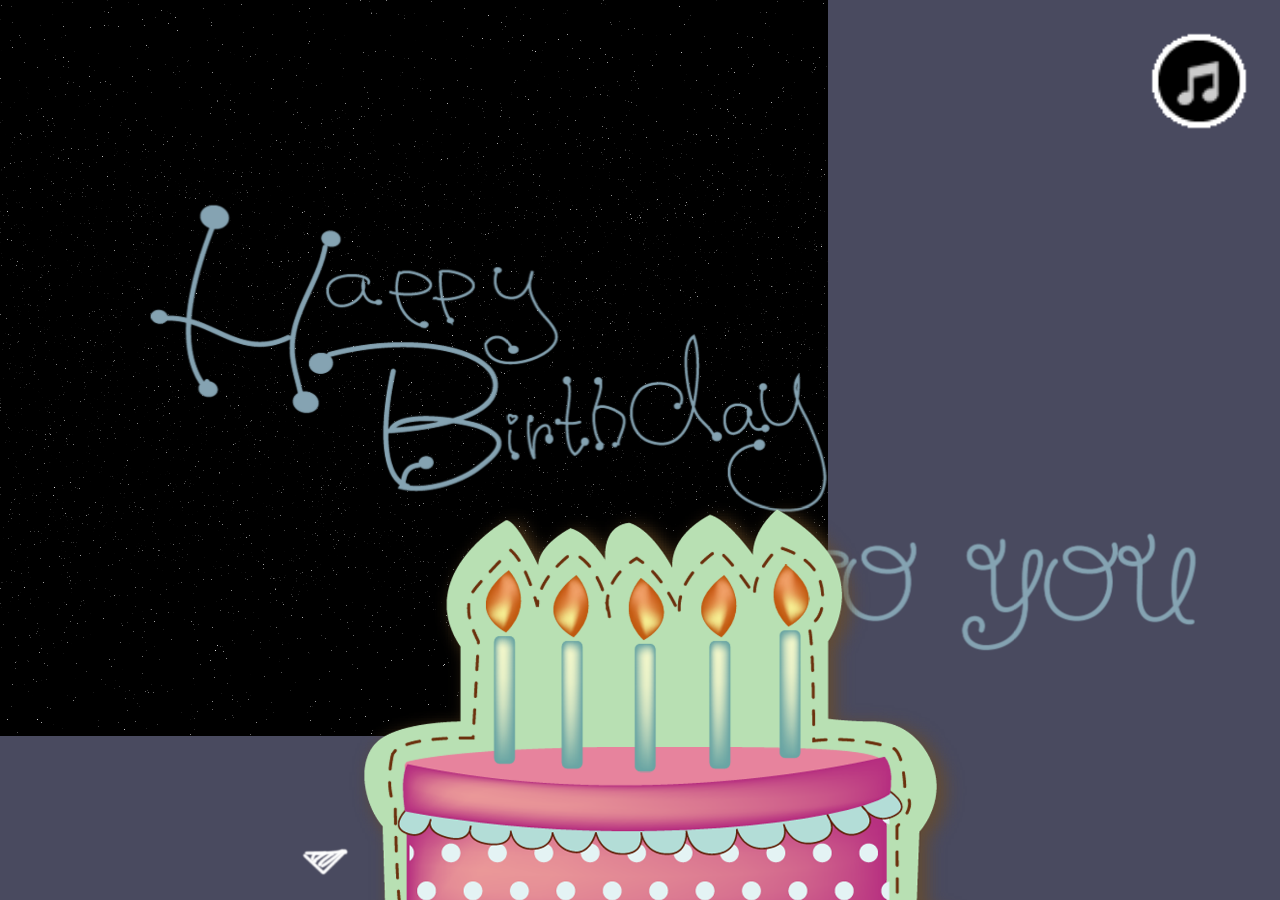
<file: index.html>
﻿<!doctype html>
<html>
<head>
<meta charset="utf-8">
<title>无标题文档</title>
<meta name="viewport" content="width= device-width,initial-scale=1,minimum-scale=1,maximum-scale=1,user-scalable=no">
<script type="text/javascript" src="js/jquery-1.11.3.js"></script>
<script type="text/javascript" src="js/rem.js"></script>
<link rel="stylesheet" href="css/swiper.min.css"/>
<link rel="stylesheet" href="css/animate.css"/>
<link rel="stylesheet" href="css/normalize.css"/>
<link rel="stylesheet" href="css/htmleaf-demo.css"/>
<script type="text/javascript" src="js/swiper.min.js"></script>
<script type="text/javascript" src="js/swiper.animate1.0.2.min.js"></script>
<script type="text/javascript" src="js/jquery.warpdrive.js" ></script>
<style type="text/css">
*{ margin:0; padding:0;}
html,body{ 
   height:100%;
}
.main{  
	height:100%;
}
.box{
	width:100%;
	height:100%;
}
.one{ 
    height:100%;
}
.two{
	height:100%;
}
.box .jiantou{ width:0.5rem;position:absolute; bottom:0rem; left:3rem;animation:run 2s linear infinite;-webkit-animation:run 2s linear infinite;}
.box .jiantou img{width:0.5rem;}
@-webkit-keyframes run{
    0%{ transform:translateY(-0.1rem); opacity:1;}	
	100%{ transform:translateY(-1rem); opacity:0;}	
}
.box .music-logo{width: 8%;position: absolute;top: 0.3rem;right:0.3rem;}
.playing{ -webkit-animation: circle 2s linear infinite; -moz-animation: circle 2s linear infinite; -o-animation:circle 2s linear infinite; animation:circle 2s linear infinite;}
@-webkit-keyframes circle{ 
     0%{ transform: rotate(0);}
     100%{ transform:rotate(1turn)};
}
@-moz-keyframes circle{ 
     0%{ transform: rotate(0);}
     100%{ transform:rotate(1turn)};
}
@-o-keyframes circle{ 
     0%{ transform: rotate(0);}
     100%{ transform:rotate(1turn)};
}
@keyframes circle{
    0%{ transform:rotate(0);}
	100%{ transform:rotate(1turn)};	
}
.imgsize{width:100%;}
.hb{position: absolute;top:0;left:0;}
.cake{position: absolute; top:3.5rem;left:0;transform:rotate(-9deg);}
.gzh{position: absolute; top:3rem;left:2.4rem;}
.font{text-shadow: 0 0 5px #fff, 0 0 10px #fff, 0 0 15px #fff, 0 0 40px #ff00de, 0 0 70px #ff00de; font-size: 0.3rem; position: absolute;top:0.4rem;;left:1rem;}
</style>
</head>

<body> 
<audio src="music/yq0KA1RtR0SAQmUgAAhGwF6ejdQ433.mp3" loop  id="audio"></audio>
<!--<div class="swiper-slide loading" id="loading">
    <img src="imgs/init.GIF" class="load-img"/>
</div>-->
<div class="swiper-container main" id="main">
    <div class="swiper-wrapper box " id="box">
         <div class="one swiper-slide" id="holder">
               <img src="imgs/music.gif" class="music-logo"/>
               <img src="imgs/hb.png" class="ani imgsize hb" swiper-animate-effect="zoomInRight" swiper-animate-duration="2s"/>
               <img src="imgs/cake.png" class="ani imgsize cake" swiper-animate-effect="swing" swiper-animate-duration="2s" swiper-animate-delay="2s"/>
               <p class="jiantou"><img src="imgs/arrow.png"/></p>
          </div>
          <div class=" two swiper-slide" id="holder2">
               <img src="imgs/music.gif" class="music-logo" />
               <p class="font ani" swiper-animate-effect="fadeIn" swiper-animate-duration="2s">那一年</p>
               <p class="jiantou"><img src="imgs/arrow.png"/></p>
          </div>
          
    </div>
</div>
</body>
<script type="text/javascript">
	     //  Swiper插件
			var mySwiper = new Swiper ('.swiper-container', {
				direction: 'vertical',
				loop: false,
			    onInit: function(swiper){ //Swiper2.x的初始化是onFirstInit
					swiperAnimateCache(swiper); //隐藏动画元素 
					swiperAnimate(swiper); //初始化完成开始动画
			    }, 
			    onSlideChangeEnd: function(swiper){ 
					swiperAnimate(swiper); //每个slide切换结束时也运行当前slide动画
			    } 
	        })   
		    var warpdrive = new WarpDrive( document.getElementById( 'holder' ) );
		 window.onload = function(){
//			  var oLoading = document.getElementById("loading");
//			     setTimeout(function(){
//				       oLoading.style.display="none";
//					   oLoading.style.opacity="0";  
//			     },700);
		 	  var oAudio = document.getElementById("audio");
			  oAudio.play();
			  $(".swiper-slide .music-logo").addClass("playing");
              flag = true;
			  $(".swiper-slide .music-logo").click(function(){
				      if(flag==true){
						  oAudio.play();
						  $(".music-logo").addClass("playing");
						  flag=false;
					  }else{
						  oAudio.pause();
						  $(".music-logo").removeClass("playing");
						  flag=true;  
					  }
			   });
			     
		  }     
</script>
<script>

        $( document ).ready( function() {
            var settings = {

                width: 414,
                height: 736,
                autoResize: false,
                autoResizeMinWidth: null,
                autoResizeMaxWidth: null,
                autoResizeMinHeight: null,
                autoResizeMaxHeight: null,
                addMouseControls: true,
                addTouchControls: true,
                hideContextMenu: true,
                starCount: 6666,
                starBgCount: 2222,
                starBgColor: { r:255, g:255, b:255 },
                starBgColorRangeMin: 10,
                starBgColorRangeMax: 40,
                starColor: { r:255, g:255, b:255 },
                starColorRangeMin: 10,
                starColorRangeMax: 100,
                starfieldBackgroundColor: { r:0, g:0, b:0 },
                starDirection: 1,
                starSpeed: 20,
                starSpeedMax: 200,
                starSpeedAnimationDuration: 2,
                starFov: 300,
                starFovMin: 200,
                starFovAnimationDuration: 2,
                starRotationPermission: true,
                starRotationDirection: 1,
                starRotationSpeed: 0.0,
                starRotationSpeedMax: 1.0,
                starRotationAnimationDuration: 2,
                starWarpLineLength: 2.0,
                starWarpTunnelDiameter: 100,
                starFollowMouseSensitivity: 0.025,
                starFollowMouseXAxis: true,
                starFollowMouseYAxis: true

            };
            var warpdrive = new WarpDrive( document.getElementById( 'holder' ) );
            var warpdrive2 = new WarpDrive( document.getElementById( 'holder2' ) );
		} );
        
    </script>
</html>
</file>
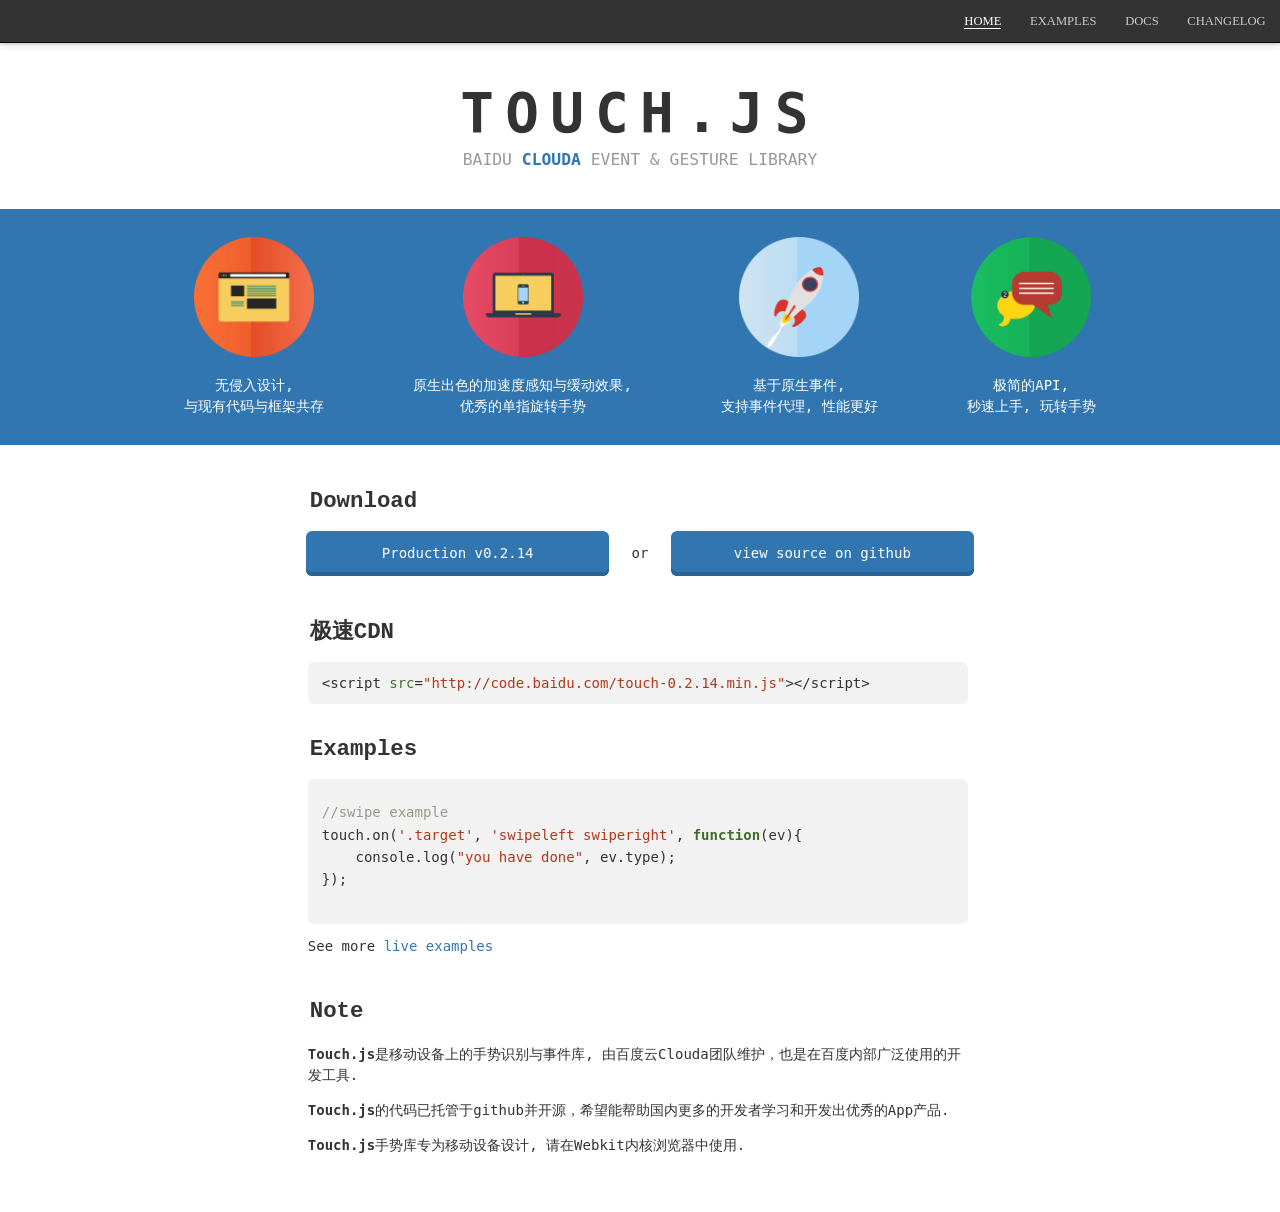
<file: touch.code.baidu.com-master/index.html>
<!DOCTYPE HTML>
<html>
<head>
	<meta charset="UTF-8">
    <title>Touch.js</title>
    <link rel="stylesheet" href="normalize.css" />
    <link rel="stylesheet" href="style2.css" />
    <meta name="Keywords" content="百度云手势事件库, touch, touch library, baidu cloud gesture event library, javascript, html5, transform, pinch, scale,tap"/>
    <meta name="Description" content="百度云 手势事件库实现了Web App在触屏设备上的手势识别与事件管理功能。是近年来百度移动云事业部内部广泛使用的开发工具，本次开放旨在帮助更多开发者学习和开发出优秀的Web App产品。"/>
    <meta content="width=device-width,initial-scale=1,maximum-scale=1.0,minimum-scale=1.0" name="viewport" />
    <meta name="apple-mobile-web-app-capable" content="yes" />
    <link href="images/favicon.ico" rel="shortcut icon" type="images/x-icon"></link>
</head>
<body>
	<div id="main">
		<header id="header">
			<div class="viewport">
				<ul id="navlist">
					<li><a href="/" class="active">home</a></li>
					<li><a href="examples.html">examples</a></li>
					<li><a href="http://cloudajs.org/docs/step4_API_Documentation#h2_7">docs</a></li>
					<li><a href="changelog.html">changelog</a></li>
				</ul>
			</div>
		</header>
		<section id="title">
			<div class="viewport">
				<h1>Touch.js</h1>
				<h3>Baidu <a href="http://cloudajs.org" target="_blank">Clouda</a> Event & Gesture Library</h3>
			</div>
		</section>
		<section id="intro">
            <ul id="features" class="viewport">
                <li>
                    <img src="images/design.png" />
                    <span>无侵入设计,</span>
                    <span>与现有代码与框架共存</span>
                </li>
                <li>
                    <img src="images/excellent.png" />
                    <span>原生出色的加速度感知与缓动效果,</span>
                    <span>优秀的单指旋转手势</span>
                </li>
                <li>
                    <img src="images/fast.png" />
                    <span>基于原生事件,</span>
                    <span>支持事件代理, 性能更好</span>
                </li>
                <li>
                    <img src="images/easy.png" />
                    <span>极简的API,</span>
                    <span>秒速上手, 玩转手势</span>
                </li>
            </ul>
        </section>
		<section id="download">
			<div class="viewport">
				<h1>Download</h1>
				<div id="dl">
					<a class="link" href="touch-0.2.14.min.js" target="_blank">Production v0.2.14</a>
					or
					<a class="link" href="https://github.com/Clouda-team/touch.code.baidu.com" target="_blank">view source on github</a>
				</div>
			</div>
		</section>
		<section id="cdn">
			<div class="viewport">
				<h1>极速CDN</h1>
				<div id="cdn-ctnt">
					<div>
						<span class="symbol">&lt;</span><span class="keyword">script</span>
						<span class="attr">src</span><span class="equal">=</span><span class="value">"http://code.baidu.com/touch-0.2.14.min.js"</span><span class="symbol">&gt;&lt;/</span><span class="keyword">script</span><span class="symbol">&gt;</span>
					</div>
				</div>
			</div>
		</section>		
		<section id="examples">
			<div class="viewport">
				<h1>Examples</h1>
				<div id="ec">
					<pre>
<code>
//swipe example
touch.on('.target', 'swipeleft swiperight', function(ev){
    console.log("you have done", ev.type);
});
</code>
               		</pre>
               	<p>See more <a target="_blank" href="examples.html">live examples</a></p>
				</div>
			</div>
		</section>
		<section id="note">
			<div class="viewport">
				<h1>Note</h1>
				<div id="nc">
					<p><b>Touch.js</b>是移动设备上的手势识别与事件库, 由百度云Clouda团队维护，也是在百度内部广泛使用的开发工具.</p>
					<p><b>Touch.js</b>的代码已托管于github并开源，希望能帮助国内更多的开发者学习和开发出优秀的App产品.</p>
					<p><b>Touch.js</b>手势库专为移动设备设计, 请在Webkit内核浏览器中使用.	</p>		
				</div>
			</div>
		</section>
	</div>

    <script type="text/javascript" src="hijs.js"></script>
    <script type="text/javascript" src="touch.min.js"></script>
    <script type="text/javascript">
    	runhijs();
		var _bdhmProtocol = (("https:" == document.location.protocol) ? " https://" : " http://");
		document.write(unescape("%3Cscript src='" + _bdhmProtocol + "hm.baidu.com/h.js%3Ffffba4526d43301ecb10cceaf968f17d' type='text/javascript'%3E%3C/script%3E"));
    </script>
</body>
</html>
</file>
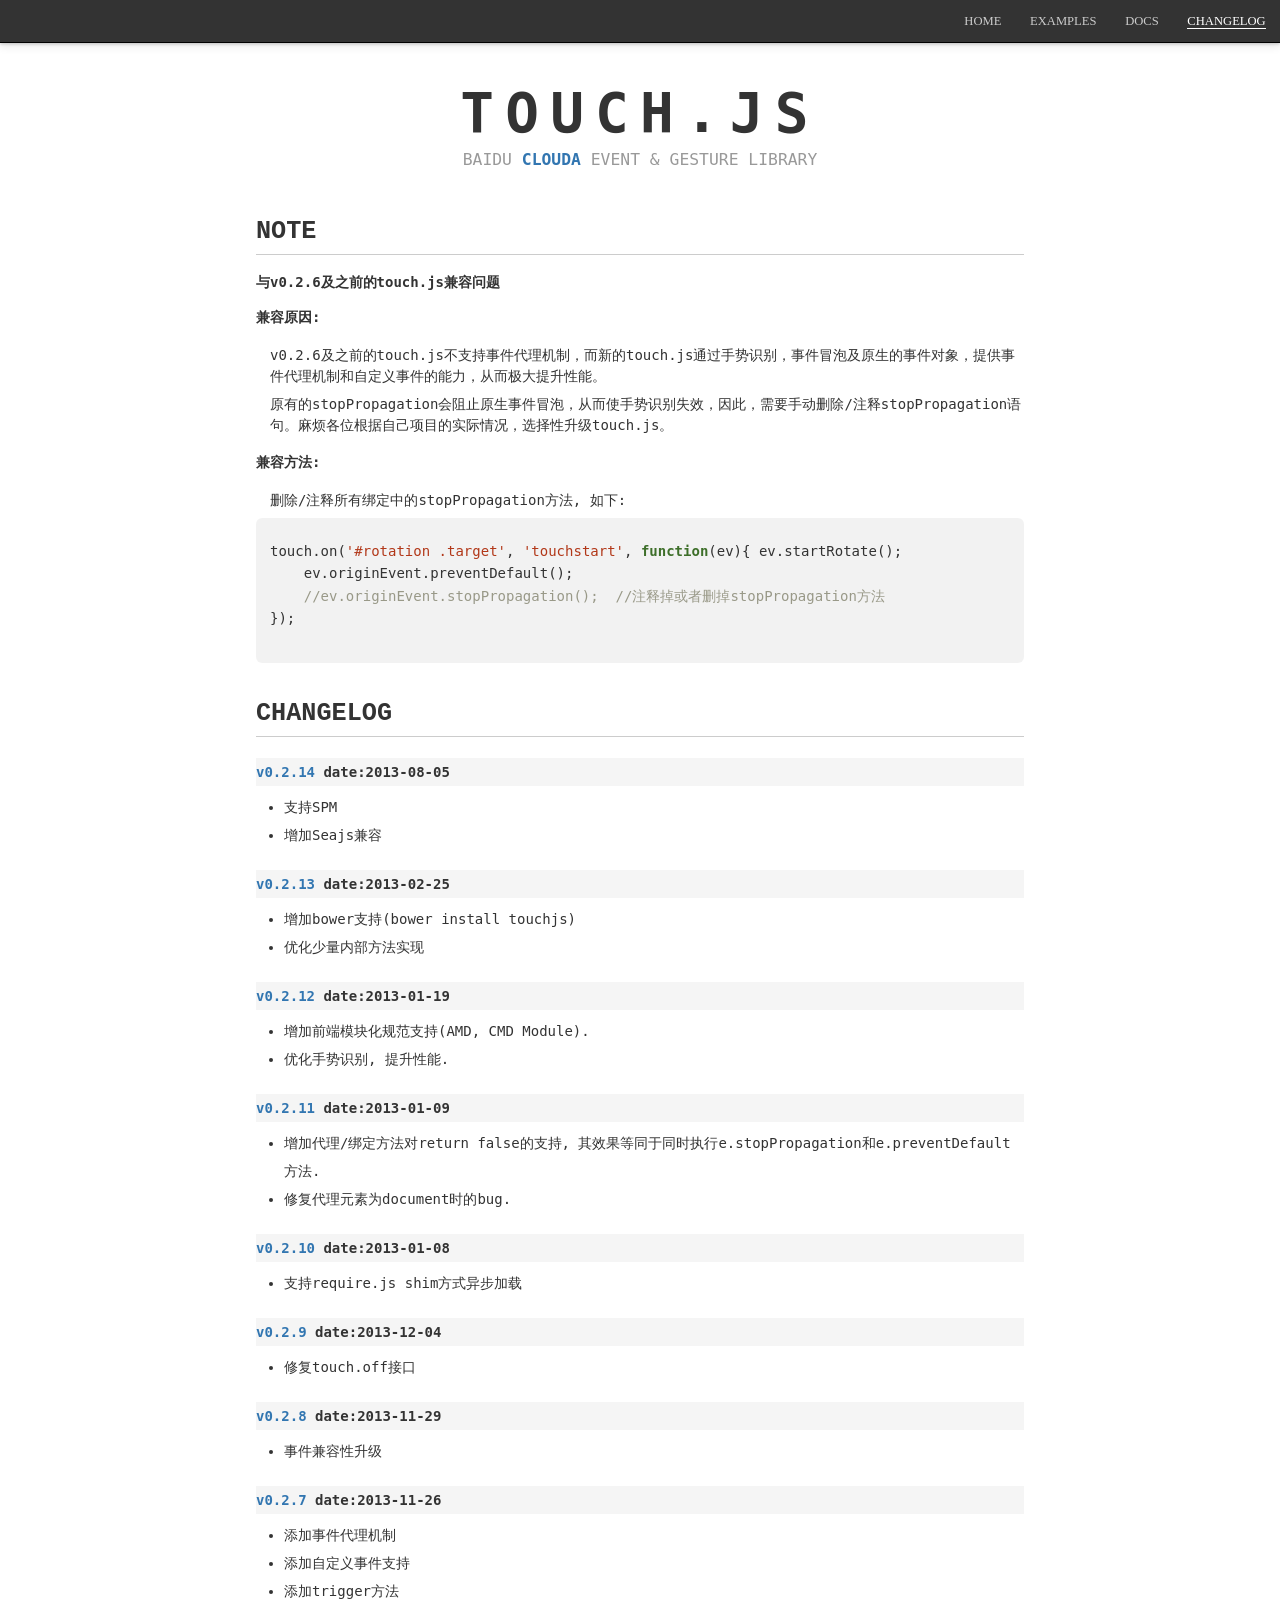
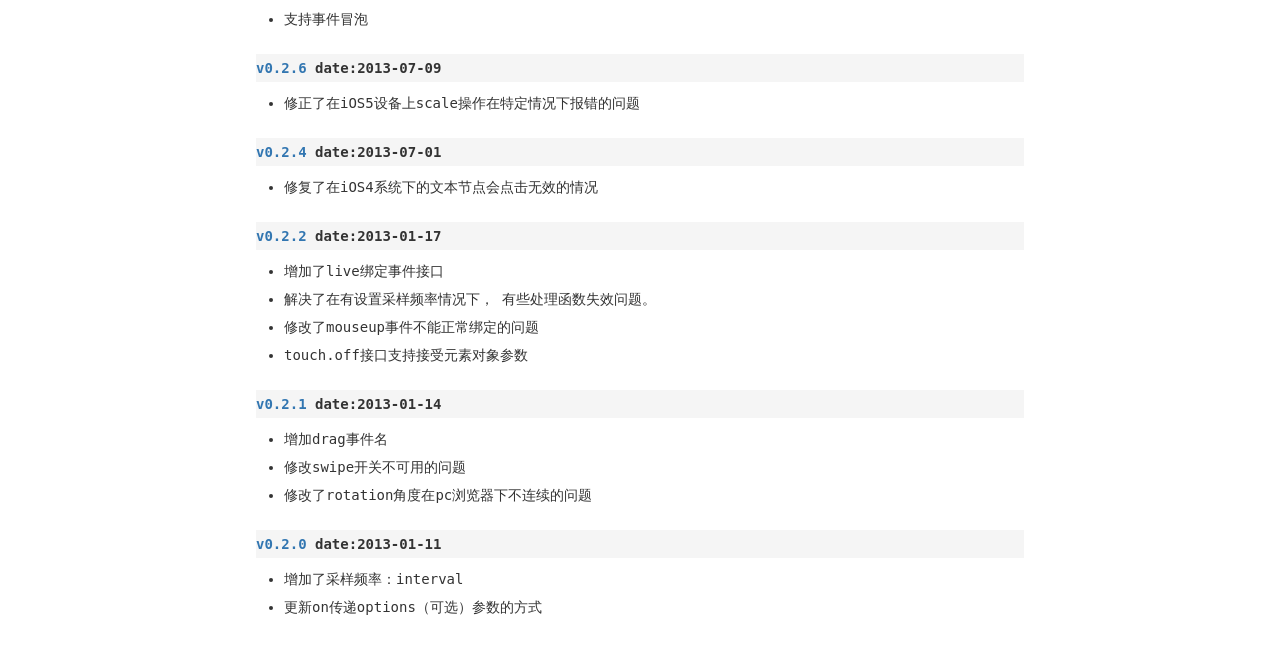
<file: touch.code.baidu.com-master/changelog.html>
<!DOCTYPE HTML>
<html>
<head>
    <meta charset="UTF-8">
    <title>Touch.js</title>
    <link rel="stylesheet" href="normalize.css" />
    <link rel="stylesheet" href="style2.css" />
    <meta name="Keywords" content="百度云手势事件库, touch, touch library, baidu cloud gesture event library, javascript, html5, transform, pinch, scale,tap"/>
    <meta name="Description" content="百度云 手势事件库实现了Web App在触屏设备上的手势识别与事件管理功能。是近年来百度移动云事业部内部广泛使用的开发工具，本次开放旨在帮助更多开发者学习和开发出优秀的Web App产品。"/>
    <meta content="width=device-width,initial-scale=1,maximum-scale=1.0,minimum-scale=1.0" name="viewport" />
    <meta name="apple-mobile-web-app-capable" content="yes" />
    <link href="images/favicon.ico" rel="shortcut icon" type="images/x-icon"></link>
</head>
<body>
    <div id="main">
        <header id="header">
            <div class="viewport">
                <ul id="navlist">
                    <li><a href="/">home</a></li>
                    <li><a href="examples.html">examples</a></li>
                    <li><a href="http://cloudajs.org/docs/step4_API_Documentation#h2_7">docs</a></li>
                    <li><a href="changelog.html" class="active">changelog</a></li>
                </ul>
            </div>
        </header>
        <section id="title">
            <div class="viewport">
                <h1>Touch.js</h1>
                <h3>Baidu <a href="http://cloudajs.org" target="_blank">Clouda</a> Event & Gesture Library</h3>
            </div>
        </section>
        <section id="attention">
            <div class="viewport">
            <h3>Note</h3>
            <h4>与v0.2.6及之前的touch.js兼容问题</h4>
            <h4>兼容原因:</h4>
            <p>v0.2.6及之前的touch.js不支持事件代理机制，而新的touch.js通过手势识别，事件冒泡及原生的事件对象，提供事件代理机制和自定义事件的能力，从而极大提升性能。</p>
            <p>原有的stopPropagation会阻止原生事件冒泡，从而使手势识别失效，因此，需要手动删除/注释stopPropagation语句。麻烦各位根据自己项目的实际情况，选择性升级touch.js。</p>
            <h4>兼容方法:</h4>
            <p>删除/注释所有绑定中的stopPropagation方法, 如下:</p>
            <pre>
<code>
touch.on('#rotation .target', 'touchstart', function(ev){ ev.startRotate();
    ev.originEvent.preventDefault(); 
    //ev.originEvent.stopPropagation();  //注释掉或者删掉stopPropagation方法
});
</code>
            </pre>
            </div>
        </section>
        <section id="changelog">
            <div class="viewport">
                <h3>Changelog</h3>
                <dl>
					<dt><b>v0.2.14</b> date:2013-08-05</dt>
                    <dd>支持SPM</dd>
					<dd>增加Seajs兼容</dd>
				
					<dt><b>v0.2.13</b> date:2013-02-25</dt>
                    <dd>增加bower支持(bower install touchjs)</dd>
					<dd>优化少量内部方法实现</dd>
					
					<dt><b>v0.2.12</b> date:2013-01-19</dt>
                    <dd>增加前端模块化规范支持(AMD, CMD Module).</dd>
					<dd>优化手势识别, 提升性能.</dd>
					
					<dt><b>v0.2.11</b> date:2013-01-09</dt>
                    <dd>增加代理/绑定方法对return false的支持, 其效果等同于同时执行e.stopPropagation和e.preventDefault方法.</dd>
					<dd>修复代理元素为document时的bug.</dd>
				
                    <dt><b>v0.2.10</b> date:2013-01-08</dt>
                    <dd>支持require.js shim方式异步加载</dd>

                    <dt><b>v0.2.9</b> date:2013-12-04</dt>
                    <dd>修复touch.off接口</dd>

                    <dt><b>v0.2.8</b> date:2013-11-29</dt>
                    <dd>事件兼容性升级</dd>

                    <dt><b>v0.2.7</b> date:2013-11-26</dt>
                    <dd>添加事件代理机制</dd>
                    <dd>添加自定义事件支持</dd>
                    <dd>添加trigger方法</dd>
                    <dd>支持事件冒泡</dd>

                    <dt><b>v0.2.6</b> date:2013-07-09</dt>
                    <dd>修正了在iOS5设备上scale操作在特定情况下报错的问题</dd>

                    <dt><b>v0.2.4</b> date:2013-07-01</dt>
                    <dd>修复了在iOS4系统下的文本节点会点击无效的情况</dd>

                    <dt><b>v0.2.2</b> date:2013-01-17</dt>
                    <dd>增加了live绑定事件接口</dd>
                    <dd>解决了在有设置采样频率情况下， 有些处理函数失效问题。</dd>
                    <dd>修改了mouseup事件不能正常绑定的问题</dd>
                    <dd>touch.off接口支持接受元素对象参数</dd>

                    <dt><b>v0.2.1</b> date:2013-01-14</dt>
                    <dd>增加drag事件名</dd>
                    <dd>修改swipe开关不可用的问题</dd>
                    <dd>修改了rotation角度在pc浏览器下不连续的问题</dd>

                    <dt><b>v0.2.0</b> date:2013-01-11</dt>
                    <dd>增加了采样频率：interval</dd>
                    <dd>更新on传递options（可选）参数的方式</dd>
                </dl>
            </div>
        </section>
    </div>
    <script type="text/javascript" src="hijs.js"></script>
    <script type="text/javascript">
        runhijs();
        var _bdhmProtocol = (("https:" == document.location.protocol) ? " https://" : " http://");
        document.write(unescape("%3Cscript src='" + _bdhmProtocol + "hm.baidu.com/h.js%3Ffffba4526d43301ecb10cceaf968f17d' type='text/javascript'%3E%3C/script%3E"));
    </script>
</body>
</html>
</file>
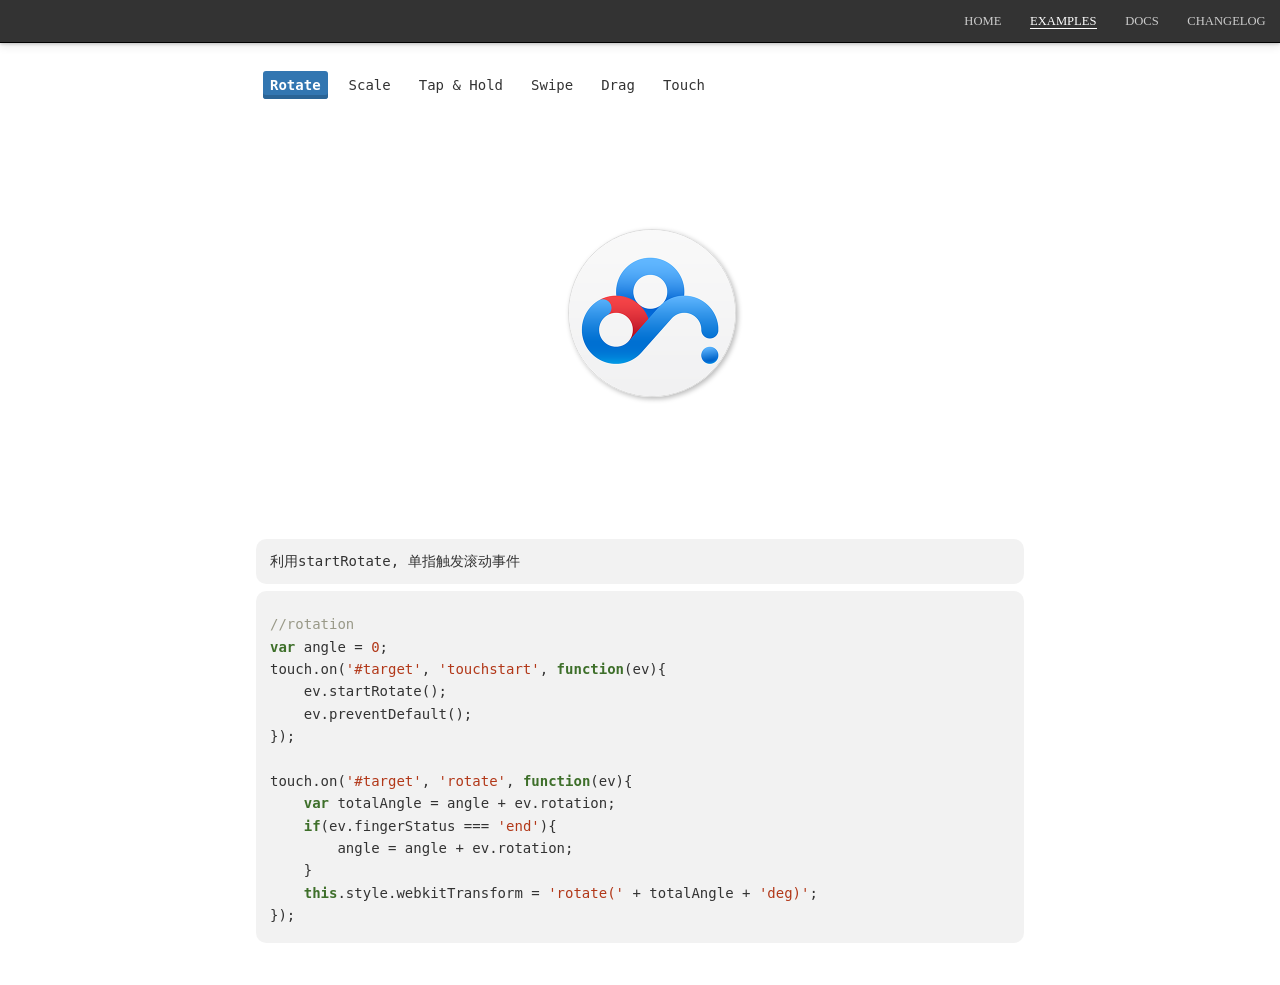
<file: touch.code.baidu.com-master/examples.html>
<!DOCTYPE HTML>
<html manifest="app.cache">
<head>
    <meta charset="UTF-8">
    <title>Touch.js Examples</title>
    <link rel="stylesheet" href="normalize.css" />
    <link rel="stylesheet" href="examples.css" />
    <meta name="Keywords" content="百度云手势事件库, touch, touch library, baidu cloud gesture event library, javascript, html5, transform, pinch, scale,tap"/>
    <meta name="Description" content="百度云 手势事件库实现了Web App在触屏设备上的手势识别与事件管理功能。是近年来百度移动云事业部内部广泛使用的开发工具，本次开放旨在帮助更多开发者学习和开发出优秀的Web App产品。"/>
    <meta content="width=device-width,initial-scale=1.0,maximum-scale=1.0,minimum-scale=1.0" name="viewport" />
    <meta name="apple-mobile-web-app-capable" content="yes" />
    <link href="images/favicon.ico" rel="shortcut icon" type="images/x-icon"></link>
</head>
<body>
    <div id="main">
        <header id="header">
            <div class="viewport">
                <ul id="navlist">
                    <li><a href="/">home</a></li>
                    <li><a href="examples.html" class="active">examples</a></li>
                    <li><a href="http://cloudajs.org/docs/step4_API_Documentation#h2_7">docs</a></li>
                    <li><a href="changelog.html">changelog</a></li>
                </ul>
            </div>
        </header>
        <nav id="nav">
            <div class="viewport">
                <ul id="nl">
                    <li>Rotate</li>
                    <li>Scale</li>
                    <li>Tap & Hold</li>
                    <li>Swipe</li>
                    <li>Drag</li>
                    <li>Touch</li>
                </ul>
            </div>
        </nav>
        <section id="play">
            <div id="playarea"></div>
        </section>
        <section id="log">
            <div class="viewport">
                <div id="logger">
                    logs here
                </div>
            </div>
        </section>
        <section id="code">
            <div class="viewport">
                
            </div>
        </section>
    </div>


    <div id="codes">
        <div id="rotate-code">
<pre>
<code>
//rotation
var angle = 0;
touch.on('#target', 'touchstart', function(ev){
    ev.startRotate();
    ev.preventDefault();
});

touch.on('#target', 'rotate', function(ev){
    var totalAngle = angle + ev.rotation;
    if(ev.fingerStatus === 'end'){
        angle = angle + ev.rotation;
    }
    this.style.webkitTransform = 'rotate(' + totalAngle + 'deg)';
});
</code>
</pre>
        </div>
        <div id="scale-code">
<pre>
<code>
var target = document.getElementById("target");
target.style.webkitTransition = 'all ease 0.05s';

touch.on('#target', 'touchstart', function(ev){
	ev.preventDefault();
});

var initialScale = 1;
var currentScale;

touch.on('#target', 'pinchend', function(ev){
	currentScale = ev.scale - 1;
	currentScale = initialScale + currentScale;
	currentScale = currentScale > 2 ? 2 : currentScale;
	currentScale = currentScale < 1 ? 1 : currentScale;
	this.style.webkitTransform = 'scale(' + currentScale + ')';
	log("当前缩放比例为:" + currentScale + ".");
});

touch.on('#target', 'pinchend', function(ev){
	initialScale = currentScale;
});
</code>
</pre>      
        </div>
        <div id="tap-code">
<pre>
<code>
touch.on('#target', 'hold tap doubletap', function(ev){
    //console.log(ev.type);
});
</code>
</pre>      
        </div>
        <div id="swipe-code">
<pre>
<code>
touch.on('#target', 'touchstart', function(ev){
	ev.preventDefault();
});

var target = document.getElementById("target");
target.style.webkitTransition = 'all ease 0.2s';

touch.on(target, 'swiperight', function(ev){
	this.style.webkitTransform = "translate3d(" + rt + "px,0,0)";
	log("向右滑动.");
});

touch.on(target, 'swipeleft', function(ev){
	log("向左滑动.");
	this.style.webkitTransform = "translate3d(-" + this.offsetLeft + "px,0,0)";
});
</code>
</pre>   
</div>
<div id="drag-code">
<pre>
<code>
touch.on('#target', 'touchstart', function(ev){
	ev.preventDefault();
});

var target = document.getElementById("target");
var dx, dy;

touch.on('#target', 'drag', function(ev){
	dx = dx || 0;
	dy = dy || 0;
	log("当前x值为:" + dx + ", 当前y值为:" + dy +".");
	var offx = dx + ev.x + "px";
	var offy = dy + ev.y + "px";
	this.style.webkitTransform = "translate3d(" + offx + "," + offy + ",0)";
});

touch.on('#target', 'dragend', function(ev){
	dx += ev.x;
	dy += ev.y;
});
</code>
</pre>
</div>
<div id="touch-code">
<pre>
<code>
touch.on('#target', 'touchstart touchmove touchend', function(ev){
    console.log(ev.type);
});
</code>
</pre>
</div>
    </div>
    <script type="text/javascript" src="hijs.js"></script>
    <script type="text/javascript" src="touch.min.js"></script>
    <script type="text/javascript" src="examples.js"></script>
    <script type="text/javascript">
        var _bdhmProtocol = (("https:" == document.location.protocol) ? " https://" : " http://");
        document.write(unescape("%3Cscript src='" + _bdhmProtocol + "hm.baidu.com/h.js%3Ffffba4526d43301ecb10cceaf968f17d' type='text/javascript'%3E%3C/script%3E"));
    </script>
</body>
</html>
</file>
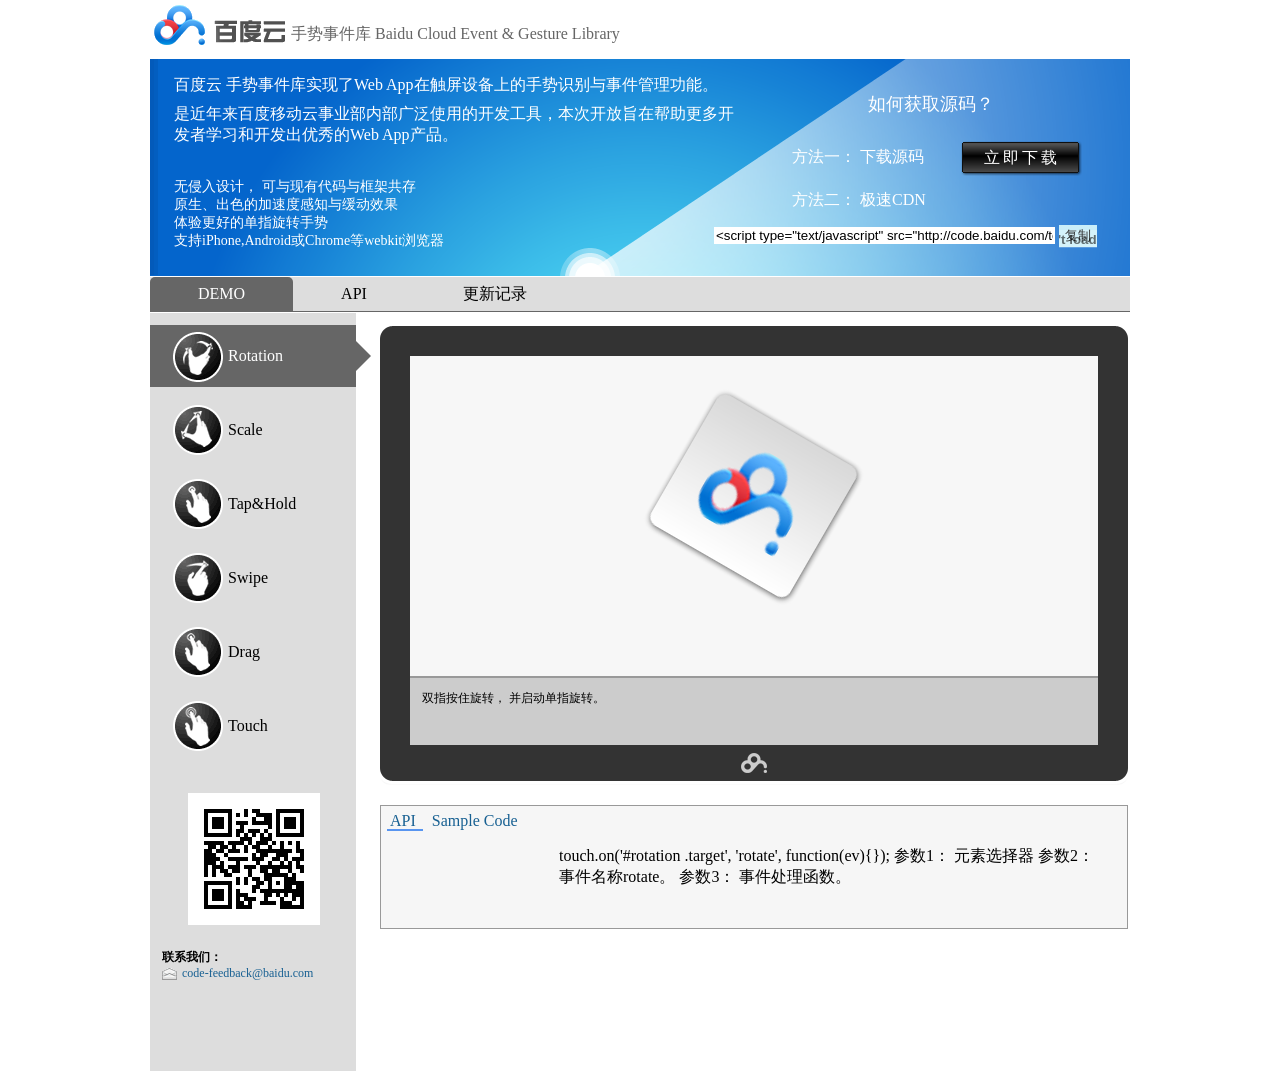
<file: touch.code.baidu.com-master/index0.html>
<!DOCTYPE html>
<html>
    <head>
        <title>
            百度云手势事件库 Baidu Cloud Event & Gesture Libraryz
        </title>
        <meta http-equiv="Content-Type" content="text/html; charset=utf-8" />
        <meta name="Keywords" content="百度云手势事件库, touch, touch library, baidu cloud gesture event library, javascript, html5, transform, pinch, scale,tap"
        />
        <meta name="Description" content="百度云 手势事件库实现了Web App在触屏设备上的手势识别与事件管理功能。是近年来百度移动云事业部内部广泛使用的开发工具，本次开放旨在帮助更多开发者学习和开发出优秀的Web App产品。"
        />
        <meta content="target-densitydpi=high-dpi,width=device-width,initial-scale=1,maximum-scale=1.0,minimum-scale=1.0"
        name="viewport" />
        <!---meta content="minimum-scale=1.0,maximum-scale=1.0,user-scalable=no"
        name="viewport"/-->
        <meta name="apple-mobile-web-app-capable" content="yes" />
        <link href="images/favicon.ico" rel="shortcut icon" type="images/x-icon">
        </link>
        <link href="demo.css" rel="stylesheet">
        </link>
    </head>
    
    <body>
        <div id="pc" class="main">
            <div id="d-header" class="header">
                <div class="logo">
                    <p>
                        手势事件库 Baidu Cloud Event & Gesture Library
                    </p>
                </div>
                <div class="banner">
                    <div class="desc">
                        <p>
                            百度云 手势事件库实现了Web App在触屏设备上的手势识别与事件管理功能。
                        </p>
                        <p style="padding-top:8px">
                            是近年来百度移动云事业部内部广泛使用的开发工具，本次开放旨在帮助更多开发者学习和开发出优秀的Web App产品。
                        </p>
                        <ul>
                            <li>
                                无侵入设计， 可与现有代码与框架共存
                            </li>
                            <li>
                                原生、出色的加速度感知与缓动效果
                            </li>
                            <li>
                                体验更好的单指旋转手势
                            </li>
                            <li>
                                支持iPhone,Android或Chrome等webkit浏览器
                            </li>
                        </ul>
                    </div>
                    <div class="b-r">
                        <p>
                            如何获取源码？
                        </p>
                        <ul>
                            <li>
                                <span style="padding-right:32px;">
                                    方法一： 下载源码
                                </span>
                                <a class="download" href="http://code.baidu.com/touch-0.2.9.js" target="_blank">
                                    立即下载
                                </a>
                            </li>
                            <li>
                                <span>
                                    方法二： 极速CDN
                                </span>
                                <div style="margin-top: 14px">
                                    <input id="cdn-text" type="text" value='<script type="text/javascript" src="http://code.baidu.com/touch-0.2.9.js"></script>'>
                                    </input>
                                    <input id="cdn-btn" type="button" value="复制">
                                    </input>
                                </div>
                            </li>
                        </ul>
                    </div>
                </div>
            </div>
            <div id="navigation" style="margin-top: 1px;margin-bottom: 1px;">
                <ul class="g-nav">
                    <li id="nav-cur" name="n1">
                        DEMO
                    </li>
                    <li name="n2">
                        API
                    </li>
                    <li name="n3">
                        更新记录
                    </li>
                </ul>
            </div>
            <div id="doc" style="display:none">
                <!--ul class="doc-nav">
                <li><a class="nav-item i2 cur">API详细描述</a></li>
                <li><a class="nav-item i1">更新记录</a></li>
                </ul-->
                <div id="changelog" class="changelog" style="display: none">
                    <div class="version api-item">
                        <h4 class="setion-title">
                            v0.2.9 更新日期： 2013-12-04
                        </h4>
                        <div class="entry-wrapper">
                            <p>
                                修复touch.off接口
                            </p>
                        </div>
                    </div>
                    <div class="version api-item">
                        <h4 class="setion-title">
                            v0.2.8 更新日期： 2013-11-29
                        </h4>
                        <div class="entry-wrapper">
                            <p>
                                事件兼容性升级
                            </p>
                        </div>
                    </div>
                    <div class="version api-item">
                        <h4 class="setion-title">
                            v0.2.7 更新日期： 2013-11-26
                        </h4>
                        <div class="entry-wrapper">
                            <p>
                                添加事件代理机制
                            </p>
                            <p>
                                添加自定义事件支持
                            </p>
                            <p>
                                添加trigger方法
                            </p>
                            <p>
                                支持事件冒泡
                            </p>
                        </div>
                    </div>
                    <div class="version api-item">
                        <h4 class="setion-title">
                            v0.2.6 更新日期： 2013-07-09
                        </h4>
                        <div class="entry-wrapper">
                            <p>
                                修正了在iOS5设备上scale操作在特定情况下报错的问题
                            </p>
                        </div>
                    </div>
                    <div class="version api-item">
                        <h4 class="setion-title">
                            v0.2.4 更新日期： 2013-07-01
                        </h4>
                        <div class="entry-wrapper">
                            <p>
                                修复了在iOS4系统下的文本节点会点击无效的情况
                            </p>
                        </div>
                    </div>
                    <div class="version api-item">
                        <h4 class="setion-title">
                            v0.2.2 更新日期： 2013-01-17
                        </h4>
                        <div class="entry-wrapper">
                            <p>
                                增加了live绑定事件接口
                            </p>
                            <p>
                                解决了在有设置采样频率情况下， 有些处理函数失效问题。
                            </p>
                            <p>
                                修改了mouseup事件不能正常绑定的问题
                            </p>
                            <p>
                                touch.off接口支持接受元素对象参数
                            </p>
                        </div>
                    </div>
                    <div class="version api-item">
                        <h4 class="setion-title">
                            v0.2.1 更新日期： 2013-01-14
                        </h4>
                        <div class="entry-wrapper">
                            <p>
                                增加drag事件名
                            </p>
                            <p>
                                修改swipe开关不可用的问题
                            </p>
                            <p>
                                修改了rotation角度在pc浏览器下不连续的问题
                            </p>
                        </div>
                    </div>
                    <div class="version api-item">
                        <h4 class="setion-title">
                            v0.2.0 更新日期： 2013-01-11
                        </h4>
                        <div class="entry-wrapper">
                            <p>
                                增加了采样频率：interval
                            </p>
                            <p>
                                更新on传递options（可选）参数的方式
                            </p>
                        </div>
                    </div>
                </div>
                <div id="docapi" class="doc-api">
                    <div class="api-item">
                        <h4 class="setion-title">
                            <span style="color:red">
                                Note：
                            </span>
                            与0.2.6及之前的touch.js兼容
                        </h4>
                        <div class="entry-wrapper">
                            <p class="second">
                                <strong>
                                    兼容原因
                                </strong>
                                <br />
                                0.2.6及之前的touch.js不支持事件代理机制，而新的touch.js通过手势识别，事件冒泡及原生的事件对象，提供事件代理机制和自定义事件的能力，从而极大提升性能。原有的stopPropagation会阻止原生事件冒泡，从而使手势识别失效，因此，需要手动删除/注释stopPropagation语句。麻烦各位根据自己项目的实际情况，选择性升级touch.js。
                            </p>
                            <p class="second">
                                <br />
                                <strong>
                                    兼容方法
                                </strong>
                                <br />
                                删除/注释所有绑定中的stopPropagation方法
                                <pre>
                                    touch.on('#rotation .target', 'touchstart', function(ev){ ev.startRotate();
                                    ev.originEvent.preventDefault(); //ev.originEvent.stopPropagation(); //注释掉或者删掉stopPropagation方法
                                    });
                                </pre>
                            </p>
                        </div>
                    </div>
                    <div class="api-item">
                        <h4 class="setion-title">
                            touch.config(config)
                        </h4>
                        <div class="entry-wrapper">
                            <p class="second">
                                <strong>
                                    Description
                                </strong>
                                : 对百度云手势事件库进行全局配置。
                            </p>
                            <strong>
                                参数描述:
                            </strong>
                            <p>
                                config为一个对象：
                                <pre class="second">
                                    { tap: true, //tap类事件开关, 默认为true doubleTap: true, //doubleTap事件开关， 默认为true
                                    hold: true, //hold事件开关, 默认为true holdTime: 650, //hold时间长度 swipe: true,
                                    //swipe事件开关 swipeTime: 300, //触发swipe事件的最大时长 swipeMinDistance: 18, //swipe移动最小距离
                                    swipeFactor: 5, //加速因子, 值越大变化速率越快 drag: true, //drag事件开关 pinch: true, //pinch类事件开关
                                    }
                                </pre>
                            </p>
                        </div>
                    </div>
                    <div class="api-item">
                        <h4 class="setion-title">
                            touch.on( delegateElement, types, selector, callback );
                        </h4>
                        <div class="entry-wrapper">
                            <p class="second">
                                <strong>
                                    Description
                                </strong>
                                :事件代理方法。
                            </p>
                            <strong>
                                参数描述:
                            </strong>
                            <p>
                                <b>
                                    delegateElement
                                </b>
                                <i>
                                    {String} or {Element}
                                </i>
                                : 事件代理元素或选择器。
                            </p>
                            <p>
                                <b>
                                    types
                                </b>
                                <i>
                                    {String}
                                </i>
                                : 事件的类型, 可接受多个事件以空格分开。支持原生事件的透传:
                            </p>
                            <p>
                                <b>
                                    selector
                                </b>
                                <i>
                                    {String}
                                </i>
                                : 代理子元素选择器。
                            </p>
                            <p>
                                <b>
                                    callback
                                </b>
                                <i>
                                    {Function}
                                </i>
                                : 事件处理函数
                            </p>
                        </div>
                    </div>
                    <div class="api-item">
                        <h4 class="setion-title">
                            touch.on( element, types, callback );
                        </h4>
                        <div class="entry-wrapper">
                            <p class="second">
                                <strong>
                                    Description
                                </strong>
                                :事件绑定方法，根据参数区分事件绑定和事件代理。
                            </p>
                            <strong>
                                参数描述:
                            </strong>
                            <p>
                                <b>
                                    element
                                </b>
                                <i>
                                    {String} or {Element}
                                </i>
                                : 事件绑定元素或选择器。
                            </p>
                            <p>
                                <b>
                                    types
                                </b>
                                <i>
                                    {String}
                                </i>
                                : 事件的类型, 可接受多个事件以空格分开。支持原生事件的透传:
                            </p>
                            <p>
                                <b>
                                    callback
                                </b>
                                <i>
                                    {Function}
                                </i>
                                : 事件处理函数
                            </p>
                        </div>
                    </div>
                    <div class="api-item">
                        <h4 class="setion-title">
                            touch.off( delegateElement, types, selector, callback )
                        </h4>
                        <div class="entry-wrapper">
                            <p class="second">
                                <strong>
                                    Description
                                </strong>
                                : 解除某元素上的事件代理。
                            </p>
                            <strong>
                                参数描述:
                            </strong>
                            <p>
                                <b>
                                    delegateElement
                                </b>
                                <i>
                                    {String} or {Element}
                                </i>
                                : 元素对象或选择器。
                            </p>
                            <p>
                                <b>
                                    types
                                </b>
                                <i>
                                    {String}
                                </i>
                                : 事件的类型。
                            </p>
                            <p>
                                <b>
                                    selector
                                </b>
                                <i>
                                    {String}
                                </i>
                                : 代理子元素选择器。
                            </p>
                            <p>
                                <b>
                                    callback
                                </b>
                                <i>
                                    {Function}
                                </i>
                                : 事件处理函数, 移除函数与绑定函数必须为同一引用。
                            </p>
                        </div>
                    </div>
                    <div class="api-item">
                        <h4 class="setion-title">
                            touch.off( element, types, callback )
                        </h4>
                        <div class="entry-wrapper">
                            <p class="second">
                                <strong>
                                    Description
                                </strong>
                                : 解除某元素上的事件绑定，根据参数区分事件绑定和事件代理。
                            </p>
                            <strong>
                                参数描述:
                            </strong>
                            <p>
                                <b>
                                    element
                                </b>
                                <i>
                                    {String} or {Element}
                                </i>
                                : 元素对象、选择器。
                            </p>
                            <p>
                                <b>
                                    types
                                </b>
                                <i>
                                    {String}
                                </i>
                                : 事件的类型。
                            </p>
                            <p>
                                <b>
                                    callback
                                </b>
                                <i>
                                    {Function}
                                </i>
                                : 事件处理函数, 移除函数与绑定函数必须为同一引用。
                            </p>
                        </div>
                    </div>
                    <div class="api-item">
                        <h4 class="setion-title">
                            touch.trigger(element, type);
                        </h4>
                        <div class="entry-wrapper">
                            <p class="second">
                                <strong>
                                    Description
                                </strong>
                                : 触发某个元素上的某事件。
                            </p>
                            <strong>
                                参数描述:
                            </strong>
                            <p>
                                <b>
                                    element
                                </b>
                                <i>
                                    {String} or {Element}
                                </i>
                                : 元素对象或选择器。
                            </p>
                            <p>
                                <b>
                                    type
                                </b>
                                <i>
                                    {String}
                                </i>
                                : 事件的类型。
                            </p>
                        </div>
                    </div>
                    <div class="api-item">
                        <h4 class="setion-title">
                            支持的手势事件
                        </h4>
                        <div class="entry-wrapper">
                            <ul style="list-style-type: disc;">
                                <li>
                                    pinchstart
                                </li>
                                <li>
                                    pinchend
                                </li>
                                <li>
                                    pinch
                                </li>
                                <li>
                                    pinchin
                                </li>
                                <li>
                                    pinchout
                                </li>
                                <li>
                                    rotateleft
                                </li>
                                <li>
                                    rotateright
                                </li>
                                <li>
                                    rotate
                                </li>
                                <li>
                                    swipestart
                                </li>
                                <li>
                                    swiping
                                </li>
                                <li>
                                    swipeend
                                </li>
                                <li>
                                    swipeleft
                                </li>
                                <li>
                                    swiperight
                                </li>
                                <li>
                                    swipeup
                                </li>
                                <li>
                                    swipedown
                                </li>
                                <li>
                                    swipe
                                </li>
                                <li>
                                    drag
                                </li>
                                <li>
                                    dragstart
                                </li>
                                <li>
                                    dragend
                                </li>
                                <li>
                                    hold
                                </li>
                                <li>
                                    tap
                                </li>
                                <li>
                                    doubletap
                                </li>
                            </ul>
                        </div>
                    </div>
                    <div class="api-item">
                        <h4 class="setion-title">
                            事件对象自定义属性
                        </h4>
                        <div class="entry-wrapper">
                            <p class="second">
                                <strong>
                                    Description
                                </strong>
                                :
                                <br />
                                事件处理函数的第一个参数为事件对象，touch.js扩充了事件对象，以下为为手势新增的属性。
                            </p>
                            <br />
                            <pre>
                                originEvent //触发某事件的原生对象. type //事件的名称 rotation //旋转角度 scale //缩放比例 direction
                                //操作的方向属性 fingersCount //操作的手势数量 position //相关位置信息, 不同的操作产生不同的位置信息 distance
                                //swipe类两点之间的位移 distanceX //swipe类事件x方向的位移 distanceY //swipe类事件y方向的位移 angle
                                //swipe类事件触发时偏移角度 duration //touchstart 与 touchend之间的时间戳 factor //swipe事件加速度因子
                                startRotate //启动单指旋转方法，在某个元素的touchstart触发时调用。
                            </pre>
                        </div>
                    </div>
                    <div class="api-item">
                        <h4 class="setion-title">
                            <strong>
                                已知问题
                            </strong>
                        </h4>
                        <div class="entry-wrapper">
                            <pre>
                                在Android 2.3默认浏览器中， touchmove不会连续触发， 解决该问题的方法可以再touchstart中禁止默认行为。 示例代码：
                                touch.on(el, 'touchstart', function(ev){ ev.originEvent.preventDefault();
                                }, false); touch.on(el, 'touchmove', function(ev){ console.log('moving...');
                                }); 在页面中设置viewport为maximum-scale=1.0 或 user-scalable=no 参数会导致touchmove事件不会触发,
                                该问题产生于Android4.1.1默认浏览器中。
                            </pre>
                        </div>
                    </div>
                </div>
            </div>
            <div id="content" class="content">
                <div id="pointer-list" class="left">
                    <ul>
                        <!--li class="doc" name="doc">Document<span/></li-->
                        <li id="hover" class="rotation" name="rotation">
                            Rotation
                            <span/>
                        </li>
                        <li class="scale" name="scale">
                            Scale
                            <span/>
                        </li>
                        <li class="tap" name="tap">
                            Tap&Hold
                            <span/>
                        </li>
                        <li class="swipe" name="swipe">
                            Swipe
                            <span/>
                        </li>
                        <li class="drag" name="drag">
                            Drag
                            <span/>
                        </li>
                        <li class="touch" name="touch">
                            Touch
                            <span/>
                        </li>
                    </ul>
                    <img class="qr" src="images/qr.png">
                    </img>
                    <div class="contact">
                        <h4>
                            联系我们：
                        </h4>
                        <a>
                            code-feedback@baidu.com
                        </a>
                    </div>
                </div>
                <div id="pannels" class="right">
                    <div id="console">
                    </div>
                    <div id="rotation" class="demo" name="cur">
                        <div class="target">
                        </div>
                        <div class="api-desc">
                            <a class="title1 selected">
                                API
                            </a>
                            <a class="title2">
                                Sample Code
                            </a>
                            <ul class="tabs">
                                <li class="tab t1">
                                    <pre>
                                        touch.on('#rotation .target', 'rotate', function(ev){}); 参数1： 元素选择器 参数2：
                                        事件名称rotate。 参数3： 事件处理函数。
                                    </pre>
                                </li>
                                <li style="display:none" class="tab t2">
                                    <pre>
                                        var angle = 30; touch.on('#rotation .target', 'touchstart', function(ev){
                                        ev.startRotate(); ev.originEvent.preventDefault(); }); touch.on('#rotation
                                        .target', 'rotate', function(ev){ var totalAngle = angle + ev.rotation;
                                        if(ev.fingerStatus === 'end'){ angle = angle + ev.rotation; } this.style.webkitTransform
                                        = 'rotate(' + totalAngle + 'deg)'; });
                                    </pre>
                                </li>
                            </ul>
                        </div>
                        <div class="description">
                            <p>
                                双指按住旋转， 并启动单指旋转。
                            </p>
                        </div>
                    </div>
                    <div id="scale" class="demo">
                        <div class="target">
                        </div>
                        <div class="api-desc">
                            <a class="title1 selected">
                                API
                            </a>
                            <a class="title2">
                                Sample Code
                            </a>
                            <ul class="tabs">
                                <li class="tab t1">
                                    <pre>
                                        touch.on('#scale .target', 'pinch', function(ev){}); 参数1： 元素选择器 参数2： 事件名称pinch。
                                        参数3： 事件处理函数
                                    </pre>
                                </li>
                                <li style="display:none" class="tab t2">
                                    <pre>
                                        touch.on('#scale .target', 'touchstart', function(ev){ ev.originEvent.preventDefault();
                                        }); var initialScale = 1; touch.on('#scale .target', 'pinch',function(ev){
                                        var currentScale = ev.scale - 1; currentScale = initialScale + currentScale;
                                        if(ev.fingerStatus === 'end'){ initialScale += (ev.scale - 1); initialScale
                                        = initialScale > 2.5 ? 2.5 : initialScale; } currentScale = currentScale
                                        > 2.5 ? 2.5 : currentScale; currentScale = currentScale
                                        < 1 ? 1 : currentScale; this.style.webkitTransform='scale(' + currentScale
                                        + ')'; }); </pre>
                                </li>
                            </ul>
                        </div>
                        <div class="description">
                            <p>
                                双指按住收缩，最大放大比例为2.5倍。
                            </p>
                        </div>
                    </div>
                    <div id="tap" class="demo">
                        <div class="target">
                        </div>
                        <div class="api-desc">
                            <a class="title1 selected">
                                API
                            </a>
                            <a class="title2">
                                Sample Code
                            </a>
                            <ul class="tabs">
                                <li class="tab t1">
                                    <pre>
                                        touch.on('#tap .target', 'tap hold doubletap', function(ev){}); 参数1： tap元素选择器
                                        参数2： 事件名称tap、hold和doubletap。 参数3： 事件处理函数
                                    </pre>
                                </li>
                                <li style="display:none" class="tab t2">
                                    <pre>
                                        touch.on('#tap .target', 'hold tap doubletap', function(ev){ this.className
                                        = this.className + ' hold-ani'; });
                                    </pre>
                                </li>
                            </ul>
                        </div>
                        <div class="description">
                            <p>
                                单指触摸点击、双击或者长摁手指， 元素放大并马上返回原状态
                            </p>
                        </div>
                    </div>
                    <div id="swipe" class="demo">
                        <div class="target">
                        </div>
                        <div class="slide">
                            <div class="h">
                            </div>
                            <div id="factor" class="v">
                                5
                            </div>
                            <div id="min-num" style="position:absolute;left: -51px;top:10px">
                                加速度
                            </div>
                        </div>
                        <div class="api-desc">
                            <a class="title1 selected">
                                API
                            </a>
                            <a class="title2">
                                Sample Code
                            </a>
                            <ul class="tabs">
                                <li class="tab t1">
                                    <pre>
                                        touch.on('#swipe .target', 'swipe', function(ev){}); 参数1： swipe元素选择器 参数2：
                                        事件名称swipe 参数3： 事件处理函数
                                    </pre>
                                </li>
                                <li style="display:none" class="tab t2">
                                    <pre>
                                        touch.on('#swipe .target', 'touchstart', function(ev){ ev.originEvent.preventDefault();
                                        }); var swipeHandler = function(ev){ ev.factor = ev.factor > 2 ? 2 : ev.factor;
                                        this.style.webkitTransition = 'margin-left ease '+ ev.factor +'s'; if(ev.direction
                                        === 'right'){ this.style.marginLeft = (this.parentNode.offsetWidth - this.offsetWidth)
                                        + 'px'; }else if(ev.direction === 'left'){ this.style.marginLeft = '0px'
                                        } }; touch.on('#swipe .target', 'swipe', swipeHandler);
                                    </pre>
                                </li>
                            </ul>
                        </div>
                        <div class="description">
                            <p>
                                单指在元素上向左轻滑， 然后向右轻滑。可以小球的滑动改变加速度加快滑动的速率。
                            </p>
                        </div>
                    </div>
                    <div id="drag" class="demo">
                        <div class="target">
                        </div>
                        <div class="api-desc">
                            <a class="title1 selected">
                                API
                            </a>
                            <a class="title2">
                                Sample Code
                            </a>
                            <ul class="tabs">
                                <li class="tab t1">
                                    <pre>
                                        touch.on('#drag .target', 'drag', function(ev){}); 参数1： drag元素选择器 参数2：
                                        事件名称drag 参数3： 事件处理函数
                                    </pre>
                                </li>
                                <li style="display:none" class="tab t2">
                                    <pre>
                                        touch.on('#drag .target', 'touchstart', function(ev){ ev.originEvent.preventDefault();
                                        }); var initial = 0; touch.on('#drag .target', 'drag', function(ev){ var
                                        d = initial + ev.distanceX; if(ev.fingerStatus === 'end'){ initial += ev.distanceX;
                                        } this.style.marginLeft = d + 'px'; });
                                    </pre>
                                </li>
                            </ul>
                        </div>
                        <div class="description">
                            <p>
                                单指在元素上向左右拖动。
                            </p>
                        </div>
                    </div>
                    <div id="touch" class="demo">
                        <div class="target">
                        </div>
                        <div class="api-desc">
                            <a class="title1 selected">
                                API
                            </a>
                            <a class="title2">
                                Sample Code
                            </a>
                            <ul class="tabs">
                                <li class="tab t1">
                                    <pre>
                                        touch.on('#touch .target', 'touchstart touchmove touchend', function(ev){});
                                        参数1： touch 元素选择器 参数2： 原生事件名称touchstart touchmove touchend 参数3： 事件处理函数
                                    </pre>
                                </li>
                                <li style="display:none" class="tab t2">
                                    <pre>
                                        touch.on('#touch .target', 'touchstart', function(ev){ if(ev.type ===
                                        'touchstart' || ev.type === 'mousedown'){ this.className = this.className
                                        + ' shake'; } });
                                    </pre>
                                </li>
                            </ul>
                        </div>
                        <div class="description">
                            <p>
                                百度云手势事件库同时兼容原生事件的绑定。
                            </p>
                        </div>
                    </div>
                </div>
                <div class="clear">
                </div>
            </div>
        </div>
        <div id="copyMask">
        </div>
        <div class="touch-main" style="display: none">
            <div class="logo">
                <p>
                    手势事件库 Baidu Cloud Event & Gesture Library
                </p>
            </div>
            <div class="tools">
                <div class="menu-btn">
                    Rotation
                    <span class="arrow">
                    </span>
                </div>
                <div class="menu-list" style="display: none">
                </div>
            </div>
            <div id="d-t-content" class="touch-content">
            </div>
        </div>
        <script type="text/javascript">
            var isTouch = /Android|webOS|iPhone|iPad|iPod|BlackBerry/i.test(navigator.userAgent);
            isTouch = location.hash == '#touch' ? true: isTouch;
            if (isTouch) {
                var doc = document;
                doc.querySelector('.main').style.width = '100%';
                var pc = doc.getElementById('pc');
                var pannels = doc.getElementById('pannels');
                var pl = document.getElementById('pointer-list');
                var qr = document.querySelector('.qr');
                var contact = document.querySelector('.contact');
                qr.parentNode.removeChild(qr);
                contact.parentNode.removeChild(contact);

                pc.style.display = 'none';
                var touchmain = document.querySelector('.touch-main');
                var touchContent = doc.getElementById('d-t-content');
                var menuList = document.querySelector('.menu-list');

                touchContent.innerHTML = pannels.outerHTML;
                menuList.innerHTML = '<div class="arrow"></div>' + pl.outerHTML;
                pc.parentNode.removeChild(pc);
                touchmain.style.display = 'block';
            }
        </script>
        <script type="text/javascript" src="clipboard.js">
        </script>
        <script type="text/javascript" src="touch-0.2.9.js">
        </script>
        <script type="text/javascript" src="demo.js">
        </script>
        <script type="text/javascript">
            //var _bdhmProtocol = (("https:" == document.location.protocol) ? " https://" : " http://");
            //document.write(unescape("%3Cscript src='" + _bdhmProtocol + "hm.baidu.com/h.js%3Ffffba4526d43301ecb10cceaf968f17d' type='text/javascript'%3E%3C/script%3E"));
            
        </script>
    </body>

</html>
</file>
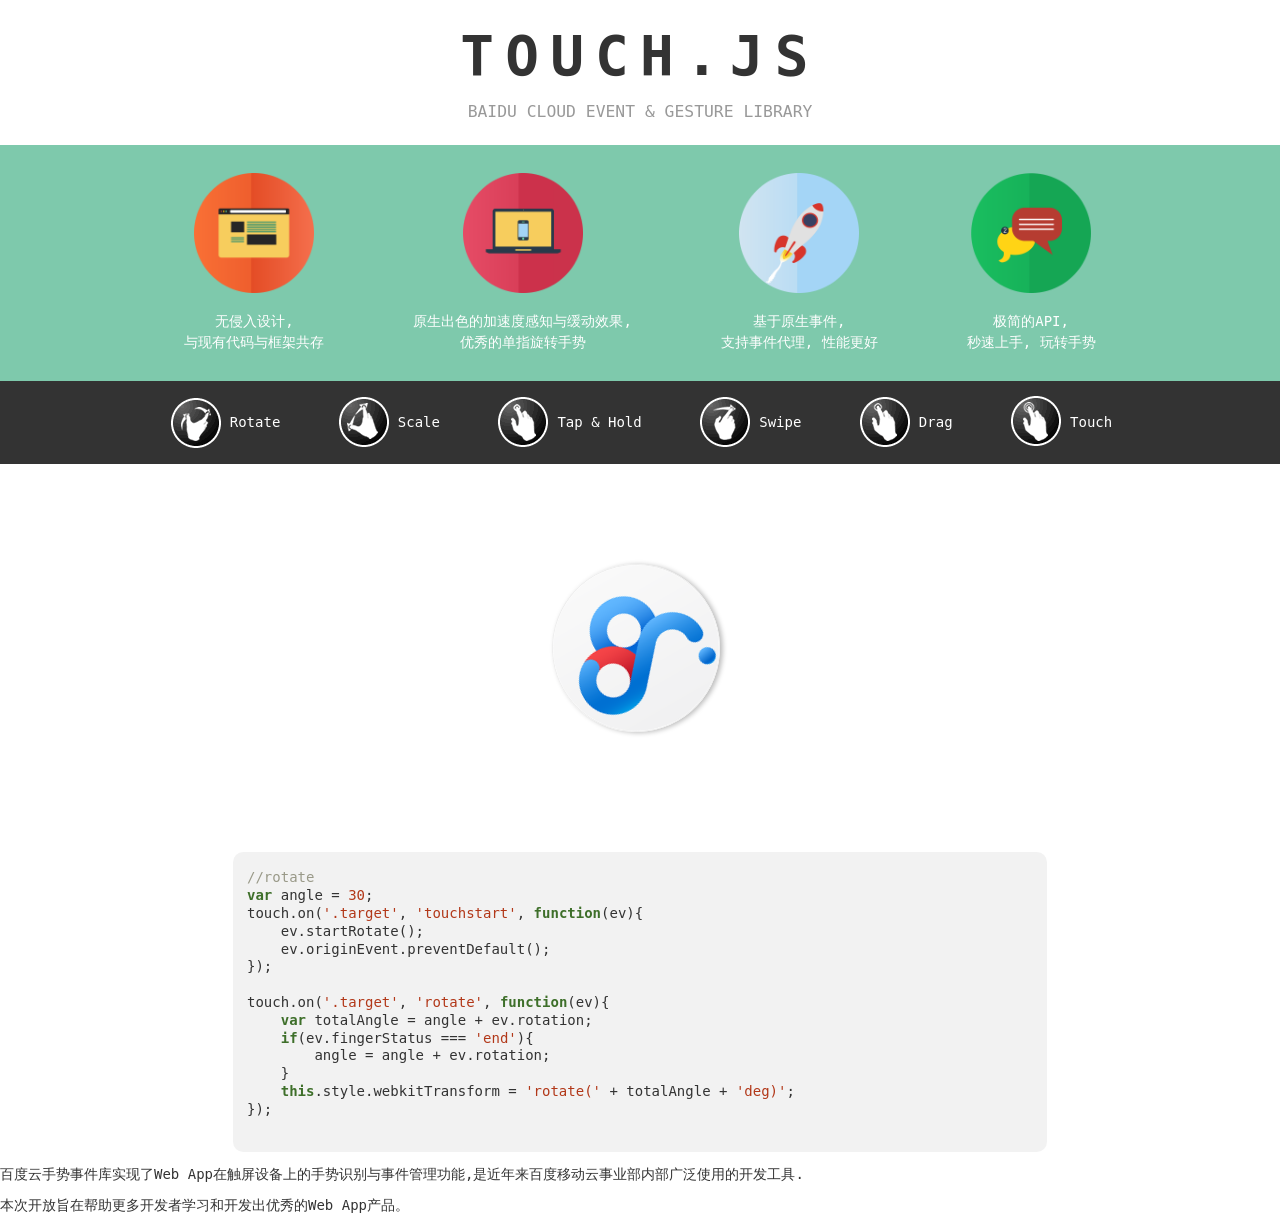
<file: touch.code.baidu.com-master/index2.html>
<!DOCTYPE HTML>
<html>
<head>
    <meta charset="UTF-8">
    <title></title>
    <link rel="stylesheet" href="normalize.css" />
    <link rel="stylesheet" href="style.css" />
    <meta name="Keywords" content="百度云手势事件库, touch, touch library, baidu cloud gesture event library, javascript, html5, transform, pinch, scale,tap"/>
    <meta name="Description" content="百度云 手势事件库实现了Web App在触屏设备上的手势识别与事件管理功能。是近年来百度移动云事业部内部广泛使用的开发工具，本次开放旨在帮助更多开发者学习和开发出优秀的Web App产品。"/>
    <meta content="width=device-width,initial-scale=1,maximum-scale=1.0,minimum-scale=1.0" name="viewport" />
    <meta name="apple-mobile-web-app-capable" content="yes" />
    <link href="images/favicon.ico" rel="shortcut icon" type="images/x-icon"></link>
</head>
<body>
    <div id="main">
        <header id="header">
			<div class="viewport">
				<h1>Touch.js</h1>
				<h3>Baidu Cloud Event & Gesture Library</h3>
			</div>
        </header>
        <section id="intro">
            <ul id="features" class="viewport">
                <li>
                    <img src="images/design.png" />
                    <span>无侵入设计,</span>
                    <span>与现有代码与框架共存</span>
                </li>
                <li>
                    <img src="images/excellent.png" />
                    <span>原生出色的加速度感知与缓动效果,</span>
                    <span>优秀的单指旋转手势</span>
                </li>
                <li>
                    <img src="images/fast.png" />
                    <span>基于原生事件,</span>
                    <span>支持事件代理, 性能更好</span>
                </li>
                <li>
                    <img src="images/easy.png" />
                    <span>极简的API,</span>
                    <span>秒速上手, 玩转手势</span>
                </li>
            </ul>
        </section>
		<section id="demo">
			<nav id="nav">
				<div class="viewport">
					<ul id="navlist">
						<li><i class="rotate"></i>Rotate</li>
						<li><i class="scale"></i>Scale</li>
						<li><i class="tap"></i>Tap & Hold</li>
						<li><i class="swipe"></i>Swipe</li>
						<li><i class="drag"></i>Drag</li>
						<li><i class="touch"></i>Touch</li>
					</ul>
				</div>
			</nav>
			<div id="play">
				<img class="target" src="images/cloud.png" />
			</div>
		</section>
		<section id="code">
			<pre>
<code>
//rotate
var angle = 30;
touch.on('.target', 'touchstart', function(ev){
    ev.startRotate();
    ev.originEvent.preventDefault();
});

touch.on('.target', 'rotate', function(ev){
    var totalAngle = angle + ev.rotation;
    if(ev.fingerStatus === 'end'){
        angle = angle + ev.rotation;
    }
    this.style.webkitTransform = 'rotate(' + totalAngle + 'deg)';
});
</code>
               </pre>
		</section>
		<footer id="footer">
			<p>百度云手势事件库实现了Web App在触屏设备上的手势识别与事件管理功能,是近年来百度移动云事业部内部广泛使用的开发工具.</p>
			<p>本次开放旨在帮助更多开发者学习和开发出优秀的Web App产品。</p>
		</section>
	</div>
    <script type="text/javascript" src="hijs.js"></script>
    <script type="text/javascript" src="touch-0.2.10.js"></script>
    <script type="text/javascript" src="index.js"></script>
    <script type="text/javascript">
        runhijs();
    </script>
</body>
</html>
</file>
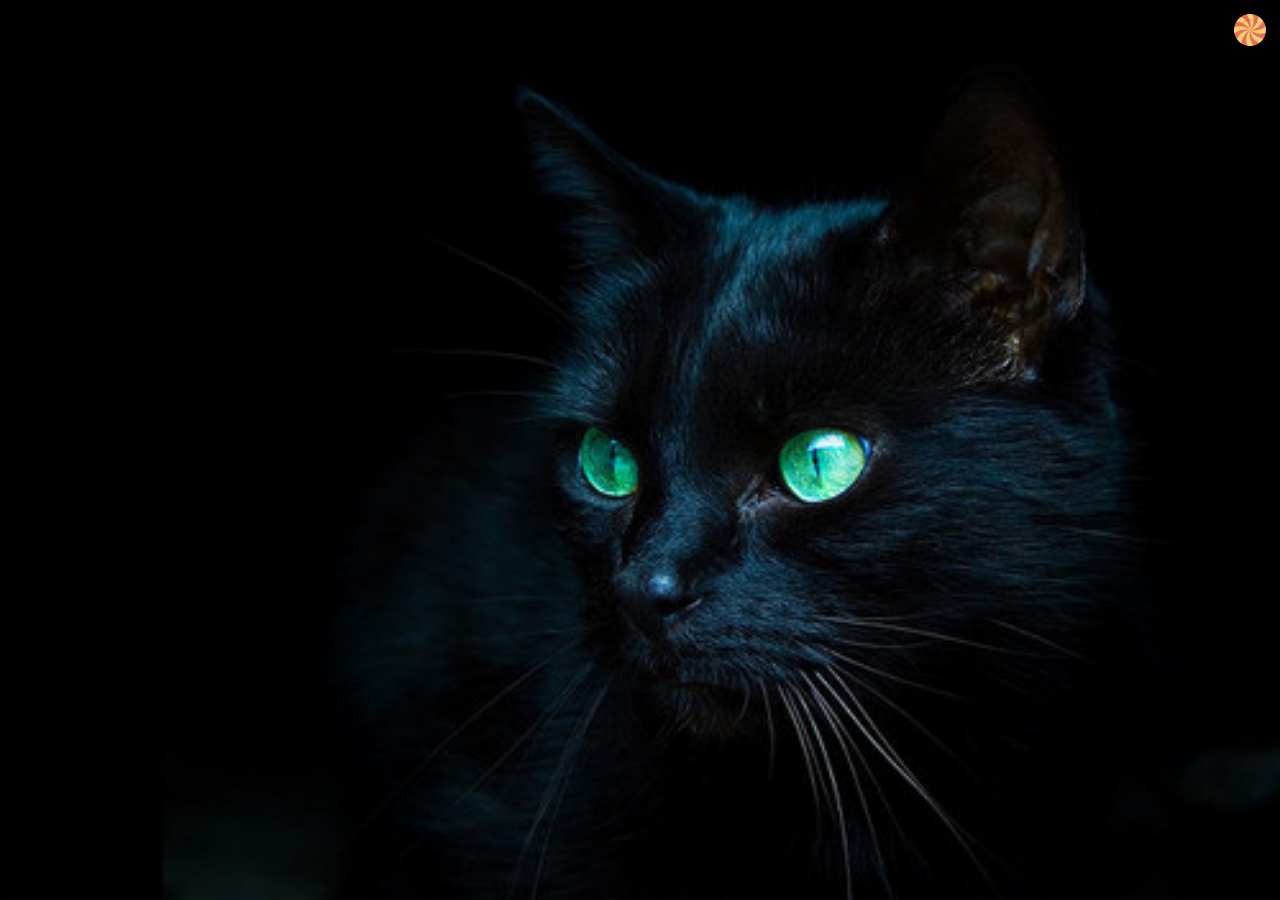
<file: touch.code.baidu.com-master/demo/snap.html>
<!doctype html>
<html>
<head>
	<meta charset="UTF-8">
	<meta name="viewport" content="width=device-width, initial-scale=1, maximum-scale=1, user-scalable=no">
	<meta name="apple-mobile-web-app-capable" content="yes" />
	<title>Document</title>
	<style>
		html {
			height : 100%;
			width : 100%;
			-webkit-user-select: none;
		}
	
		body {
			height : 100%;
			width : 100%;
			color : #333;
			font: 14px/18px verdana;
			padding : 0;
			margin : 0;
		}
		
		#main {
			position : relative;
			overflow-x: hidden;
		}
		
		#mid {
			position : absolute;
			z-index : 9;
			background : #fefefe;
		}
		
		#lf {
			position : absolute;
			background : #fefefe;
			top : 0;
			left : 0;
			z-index : 1;
		}
		
		#rt {
			position : absolute;
			top : 0;
			right : 0;
			background : #fefefe;
			z-index : 1;
		}
		
		ul{
			list-style-type : none;
			padding : 0;
			margin : 0;
		}
		
		#ctnt {
			position : relative;
			left : 0;
			top : 0;
		}
		
		#list {
			position : relative;
			left : 0;
			top : 0;
			background-color : #fff;
			border: 1px solid #fff;
			box-shadow: 0px 0px 8px #ccc;
			overflow-y : auto;
		}
		
		#figure {
			position : relative;
		}
		
		#figure #icon {
			-webkit-tap-highlight-color: rgba(0,0,0,0);
			position : absolute;
			top : 1em;
			right : 1em;
			width: 32px;
		}

		#figure img {
			width: 100%;
			vertical-align : middle;
		}

		#list li {
			position : relative;
			overflow : hidden;
			padding : 1em 0;
			margin : 0 1em;
			border-bottom: 1px dashed #f4f4f4;
		}

		#list li span {
			float : left;
			margin: 0.5em 5em 0.5em 0;
			height : 3em;
			overflow : hidden;
		}

		#list li img {
			position: absolute;
			right: 0em;
			top: 1em;
			height: 4em;
		}
		
		#loading {
			position : absolute;
			top : 0;
			left : 0;
			width : 100%;
		}
		
		#loading #circle {
			display : block;
			width : 30px;
			margin : 0.5em auto;
		}
		
		#lf {
			padding-top: 2em;
			background : mediumseagreen;
			color : #fff;
		}
		
		#lf li{
			line-height : 48px;
			height : 48px;
			margin : 0 1em;
			border-bottom : 1px dashed rgba(255,255,255,0.5);
		}
		
		#lf li img {
			width : 30px;
			vertical-align : middle;
		}
		
		#lf li span {
			vertical-align : bottom;
			padding-left : 1em;
		}
		
		#rt {
			padding-top: 2em;
			background : mediumseagreen;
		}
	</style>
</head>
<body>
	<div id="main">
		<section id="lf">
			<ul>
				<li>
					<img src="res/1.png"><span>CANDY</span>
				</li>
				<li>
					<img src="res/2.png"><span>CLOCK</span>
				</li>
				<li>
					<img src="res/3.png"><span>CLOUD</span>
				</li>
				<li>
					<img src="res/4.png"><span>DILIVERY</span>
				</li>
				<li>
					<img src="res/5.png"><span>COLLECT</span>
				</li>
			</ul>
		</section>
		<section id="mid">
			<div id="loading">
				<canvas id="circle" width="30" height="30">
					您的浏览器不支持canvas！
				</canvas>
			</div>
			<div id="ctnt">
				<div id="figure">
					<img src="res/cat.jpg" alt="">
					<img id="icon" src="res/1.png" alt="">
				</div>
				<ul id="list">
					<li>
						<span>为什么有传闻中国政府要推动银行弃用 IBM 高端服务器？</span><img src="res/2.png" alt="">
					</li>
					<li>
						<span>如何看待无印良品（MUJI）把长板凳卖到 1000 块钱？</span><img src="res/3.png" alt="">
					</li>
					<li>
						<span>如何评价山田洋次 2014 年的电影《小小的家》？</span><img src="res/4.png" alt="">
					</li>
					<li>
						<span>因扎吉出任米兰主教练前景如何？</span><img src="res/5.png" alt="">
					</li>
					<li>
						<span>在京沪穗一辈子租房住现实吗？</span><img src="res/6.png" alt="">
					</li>
					<li>
						<span>如何看待女作家六六的这条微博？</span><img src="res/7.png" alt="">
					</li>
					<li>
						<span>在京沪穗一辈子租房住现实吗？</span><img src="res/8.png" alt="">
					</li>
					<li>
						<span>二十几岁的男生，想要的太多，怎么办？</span><img src="res/9.png" alt="">
					</li>
					<li>
						<span>为什么欧美车开起来有“稳”的感觉，而日系车会感觉“飘”？</span><img src="res/10.png" alt="">
					</li>
					<li>
						<span>比较一下商业产品经理和用户产品经理？</span><img src="res/11.png" alt="">
					</li>
				</ul>
			</div>
		</section>
		<section id="rt">
		</section>
	</div>
	<script src="touch.js"></script>
	<script src="move.js"></script>
	<script src="snap.js"></script>
</body>
</html>
</file>
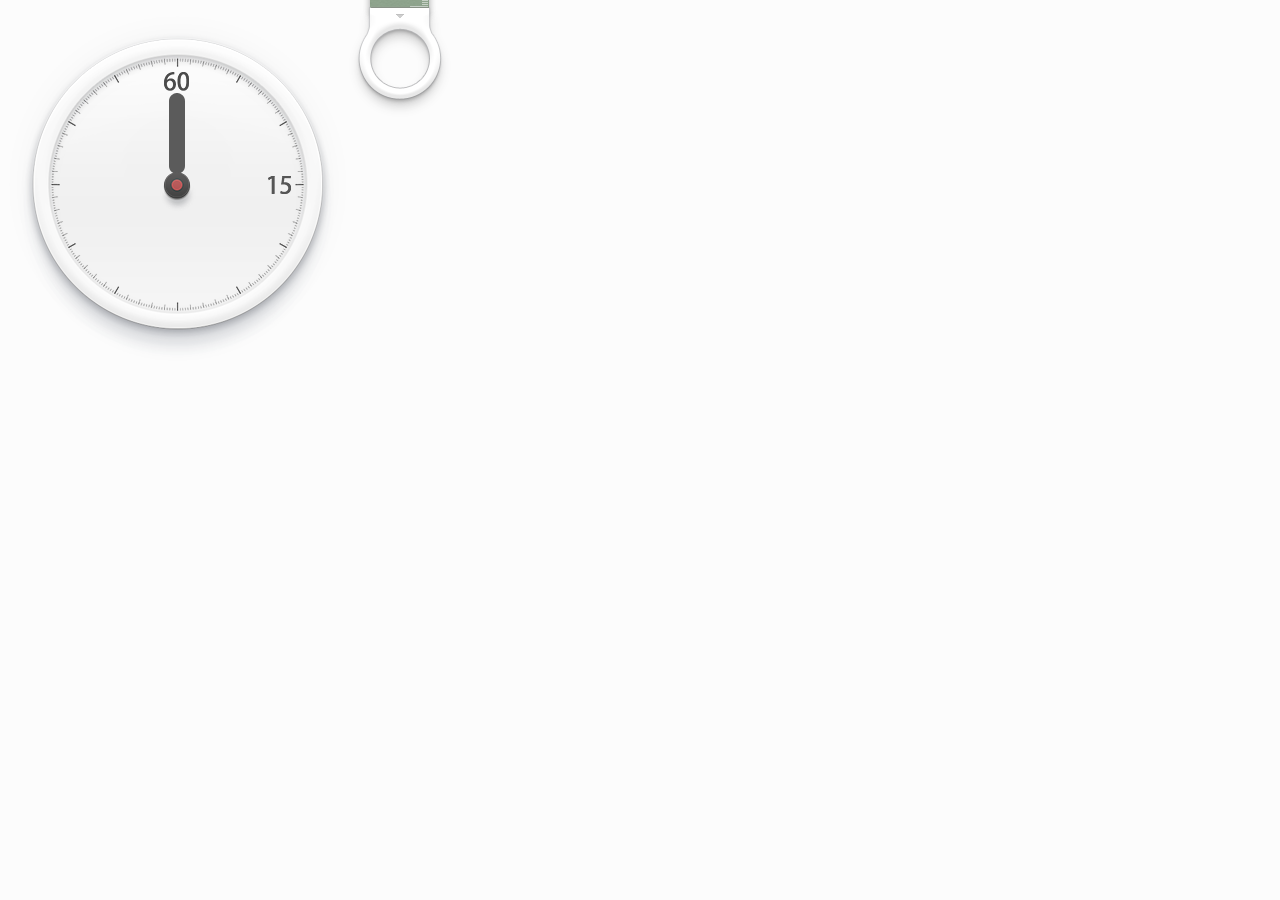
<file: touch.code.baidu.com-master/demo/timer.html>
<!doctype html>
<html>
<head>
	<meta charset="UTF-8">
	<title>Timer</title>
	<meta name="viewport" content="width=480px, initial-scale=0.7, maximum-scale=0.7">
	<meta name="apple-mobile-web-app-capable" content="yes" />
	<style>
		html {
			background : #fcfcfc;
		}
	
		#timer {
			position : absolute;
			-webkit-user-select : none;
		}
	
		#panel {
			position : absolute;
			width : 338px;
			height : 353px;
			background : url("img/blank_clock.png") no-repeat;
			opacity : 0;
		}
		
		#degree {
			position : absolute;
			width : 253px;
			height : 253px;
			background : url("img/degree.png") no-repeat;
			left : 42.5px;
			top : 50px;
		}
		
		#d15 {
			position : absolute;
			right : 8px;
			top : 110.5px;
		}
		
		#d60 {
			position : absolute;
			left : 110.5px;
			top : 8px;
		}
		
		#handcenter {
			position : absolute;
			top : 99.5px;
			left : 99.5px;
		}
		
		#hand {
			position : absolute;
			left : 105.5px;
			top : 22.5px;
			-webkit-transform-origin-x: 21px;
			-webkit-transform-origin-y: 104px;
			-webkit-transform : rotate(-60deg);
			opacity : 0;
		}
		
		#ruler {
			position : absolute;
			top : -281px;
			left : 340px;
			width : 103px;
			height : 605px;
			background : url("img/ruler.png") no-repeat;
			cursor : pointer;
			opacity : 0;
		}
		
		#display {
			position : absolute;
			width : 3em;
			height : 1.2em;
			left: 134px;
			bottom : -100px;
			opacity : 0;
			font-size: 1.6em;
			font-family: "Hiragingo Sans GB", Helvetica, "Lucida Grande", Verdana, sans-serif;
			color : #4B4B4B;
			letter-spacing : 2px;
		}
	</style>
</head>
<body>
	<div id="main">
		<div id="timer">
			<div id="panel">
				<div id="degree">
					<img id="d15" src="img/d15.png" draggable="false" />
					<img id="d60" src="img/d60.png" draggable="false" />
					<img id="hand" src="img/hour_hand.png" draggable="false" />
					<img id="handcenter" src="img/hand_center.png" draggable="false" />
				</div>
				<div id="display">00:00</div>
			</div>
			<div id="ruler"></div>
		</div>
	</div>
	<script src="touch.min.js"></script>
	<script src="move.js"></script>
	<script src="timer.js"></script>
	<script>
		
		touch.on(document, "DOMContentLoaded", function(){
			var dur = "0.8s";
			move("#panel").set("opacity","1").duration(dur).end()
			move("#hand").rotate(0).set("opacity","1").duration(dur).end();
			move("#ruler").set("top","-481px").set("opacity","1").duration(dur).end();
			
		});
		
		touch.on(document, "DOMContentLoaded", function(){
			
			var recY = 0;
			var maxY = 470, minY = 0;
			var unit = 470 / 360;
			
			var hand = document.querySelector("#hand"),			//panel
				ruler = document.querySelector("#ruler"),		//ruler
				display = document.querySelector("#display");	//timer
			
			function range(value, max, min){
				if(value >= max) { value = max; }
				if(value < min){ value = min; }
				return value;
			};
			
			function renderPanel(){
				var degree; 
				if(arguments.length === 1){
					degree = arguments[0]/unit;
				} else {
					degree = arguments[0]*6 + arguments[1]*0.1;
				}
				var rot = "rotate(" + degree + "deg)";
				hand.style.webkitTransform = rot;
			};
			
			function renderTimer(){
				
				var m, s;
				if(arguments.length === 1){
					var t = arguments[0] * 10 / unit;
					m = parseInt(t/60);
					s = 0;
				}else{
					m = arguments[0];
					s = arguments[1];
				}
				m = m < 10 ? "0" + m : m;
				s = s < 10 ? "0" + s : s;
				display.innerHTML = m + ":" + s;
				return [m,s];
			};
			
			function renderRuler(){
				
				var offy;
				if(arguments.length === 1){
					offy = arguments[0];
				}else{
					offy = arguments[0] * unit * 6 + arguments[1] * unit * 0.1;
				}
				ruler.style.webkitTransform = "translate3d(0," + offy + "px,0)";
				
			};
			
			function render(){
				if(arguments.length === 1){
					var offy = arguments[0];
					renderRuler(offy);
					renderPanel(offy);
					renderTimer(offy);
				} else {
					var m = arguments[0],
						s = arguments[1];
					renderRuler(m,s);
					renderPanel(m,s);
					renderTimer(m,s);
				}
				
			}
			
			//timer instance
			var t;
			
			//drag
			touch.on(ruler, 'touchstart', function(e){
				e.preventDefault();
			});
			
			touch.on(ruler,'dragstart', function(e){
				
				if(t){ t.reset(); }
				
			});
			
			touch.on(ruler,'drag', function(e){
				
				var offy = range(recY + e.y, maxY, minY);
				render(offy);
				
			});
			
			touch.on(ruler, 'dragend', function(e){
				recY = recY + e.y;
				recY = range(recY, maxY, minY);
				
				//show timer and start it
				move("#display").set("bottom","-50px").set("opacity","1").duration('0.5s').end();
				var time = renderTimer(recY);
				t = new Timer(time[0], time[1]);
				t.start(render);
				
			});
			
		});
		
	</script>
</body>
</html>
</file>
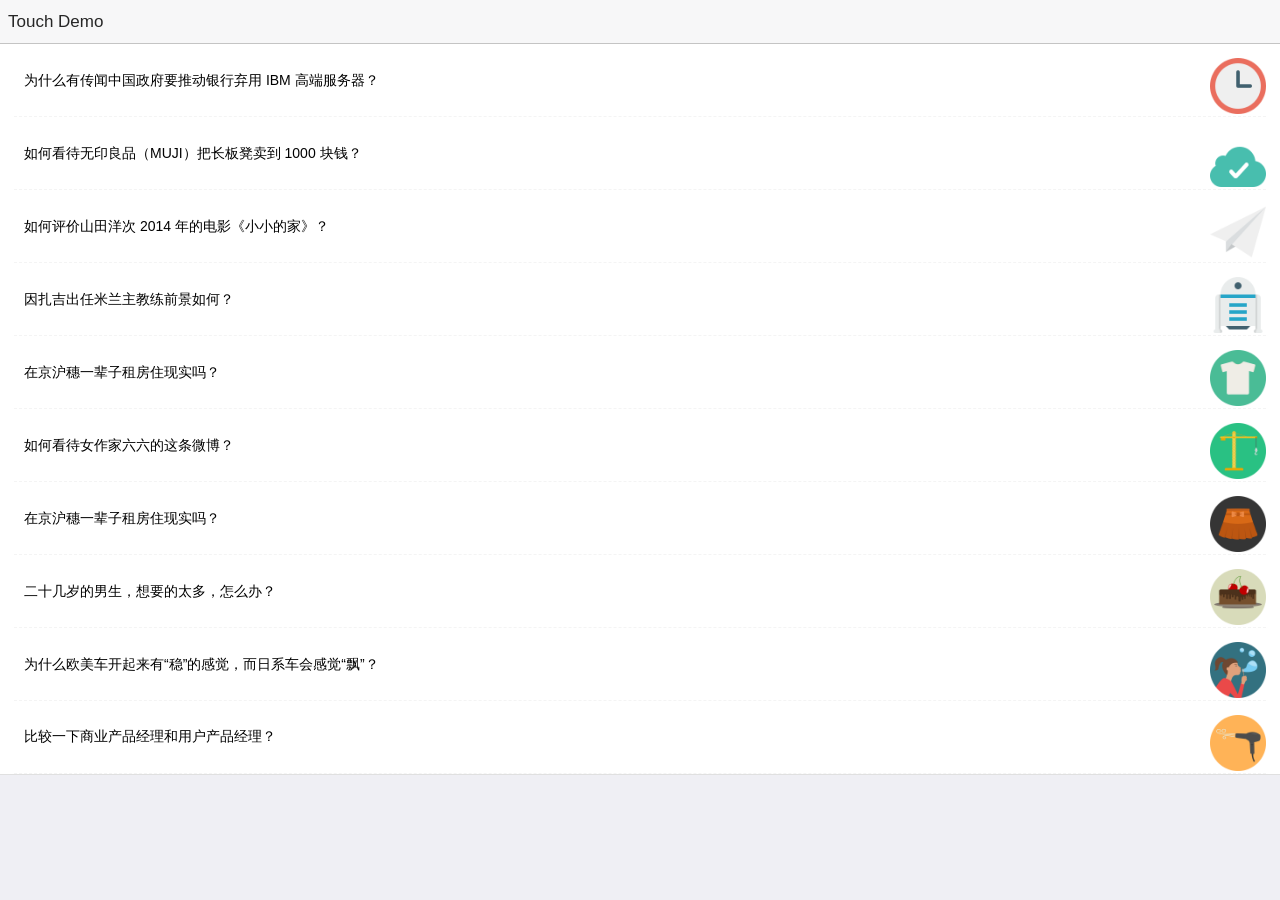
<file: touch.code.baidu.com-master/demo/usecase/demo.html>
<!doctype html>
<html>

<head>
    <!-- <meta name="viewport" content="width=device-width,minimum-scale=1.0,maximum-scale=1.0,user-scalable=no"> -->
    <meta name="viewport" content="width=device-width, initial-scale=1, maximum-scale=1, minimum-scale=1, user-scalable=no, minimal-ui">
    <meta name="mobile-web-app-capable" content="yes">
    <meta name="apple-mobile-web-app-capable" content="yes">
    <meta name="apple-mobile-web-app-status-bar-style" content="black">
    <meta http-equiv="Content-Type" content="text/html; charset=utf-8">
    <title>测试layer页面</title>
    <link rel="stylesheet" href="demo.css">
    <script src="../third_party/require.js"></script>
</head>

<body>
    <div class="statusbar-overlay"></div>
    <div class="panel-overlay"></div>
    <div class="views">
        <div class="view">
            
            <div class="pages">
                <div class="page page-on-center">
                    <div class="navbar">
                        <div class="navbar-inner">
                            <div class="center">Touch Demo</div>
                        </div>
                    </div>
                    <div class="page-content">
						<div id="test">
							<div id="loading">
								<div id="arrow"></div>
							</div>
							<div class="list-block">
								<ul id="list">
									<li>
										<a href="sub/list.html" class="item-link item-content"><span>为什么有传闻中国政府要推动银行弃用 IBM 高端服务器？</span><img src="img/2.png" alt=""></a>
									</li>
									<li>
										<a href="sub/list.html" class="item-link item-content"><span>如何看待无印良品（MUJI）把长板凳卖到 1000 块钱？</span><img src="img/3.png" alt=""></a>
									</li>
									<li>
										<a href="sub/list.html" class="item-link item-content"><span>如何评价山田洋次 2014 年的电影《小小的家》？</span><img src="img/4.png" alt=""></a>
									</li>
									<li>
										<a href="sub/list.html" class="item-link item-content"><span>因扎吉出任米兰主教练前景如何？</span><img src="img/5.png" alt=""></a>
									</li>
									<li>
										<a href="sub/list.html" class="item-link item-content"><span>在京沪穗一辈子租房住现实吗？</span><img src="img/6.png" alt=""></a>
									</li>
									<li>
										<a href="sub/list.html" class="item-link item-content"><span>如何看待女作家六六的这条微博？</span><img src="img/7.png" alt=""></a>
									</li>
									<li>
										<a href="sub/list.html" class="item-link item-content"><span>在京沪穗一辈子租房住现实吗？</span><img src="img/8.png" alt=""></a>
									</li>
									<li>
										<a href="sub/list.html" class="item-link item-content"><span>二十几岁的男生，想要的太多，怎么办？</span><img src="img/9.png" alt=""></a>
									</li>
									<li>
										<a href="sub/list.html" class="item-link item-content"><span>为什么欧美车开起来有“稳”的感觉，而日系车会感觉“飘”？</span><img src="img/10.png" alt=""></a>
									</li>
									<li>
										<a href="sub/list.html" class="item-link item-content"><span>比较一下商业产品经理和用户产品经理？</span><img src="img/11.png" alt=""></a>
									</li>
								</ul>
							</div>
						</div>
                    </div>
                </div>
            </div>
        </div>
    </div>
    
    
</body>
<script>
requirejs(['../third_party/zepto','../src/web/blend','../src/web/Layer', '../third_party/touch'], function (nothing, main, layer, touch) {
    
    window._layer = '';
	
	var lb = document.querySelector(".list-block");
	var ld = document.querySelector("#loading");
	var test = document.querySelector("#test");
	var loading = document.querySelector("#loading");
	var arrow = document.querySelector("#arrow");
	
	/*
	var moveTest = function(y, delay, ms) {
		delay = delay || 0;
		ms = ms || 0;
		setTimeout(function(){
			if(ms) {
				test.style.webkitTransitionDuration = ms + "ms";
			}
			test.style.webkitTransform = "translateY(" + y + "px)";
		}, delay);
		
	}
	
	var PD = function(e){ e.preventDefault(); }
	*/
	
	touch.on(test, "dragstart", function(e){
		
	});
	
	touch.on(test, "drag", function(e){
		if(e.y > 0){
			if(e.y/2 > 70){
				arrow.classList.add("up");
			} else {
				arrow.classList.remove("up");
			}
		}
	});
	
	touch.on(test, "dragend", function(e){
		
		
		
	});
	
    $(document).click(function(e){
        
        var $t = $(e.target).closest('a');
        if (!$t.length) return true;
        if ($t.hasClass("back")) { //有class name back 则 后退，否则，进入
            _layer.out();
            return false;
        }
        e.preventDefault();
        _layer && _layer.destroy();
        _layer = new layer({
            "id":"info",
            "url": $t.attr('href'),
            "active":true
            ,"afterrender":function(){
                console.log("afterrender");
                /*alert("afterrender:"+this.id+"_event");
                alert(location.href);*/
            }
            ,"onload":function(event){
                console.log("onload");
                /*alert(event['origin']);
                alert("onload:"+this.id+"_event");
                alert(location.href);*/
            }
            ,"changeUrl":function(event){
                // console.log("onload");
                console.log(event['url'])
            }
        });
		
    });
});
</script>
</html>
</file>
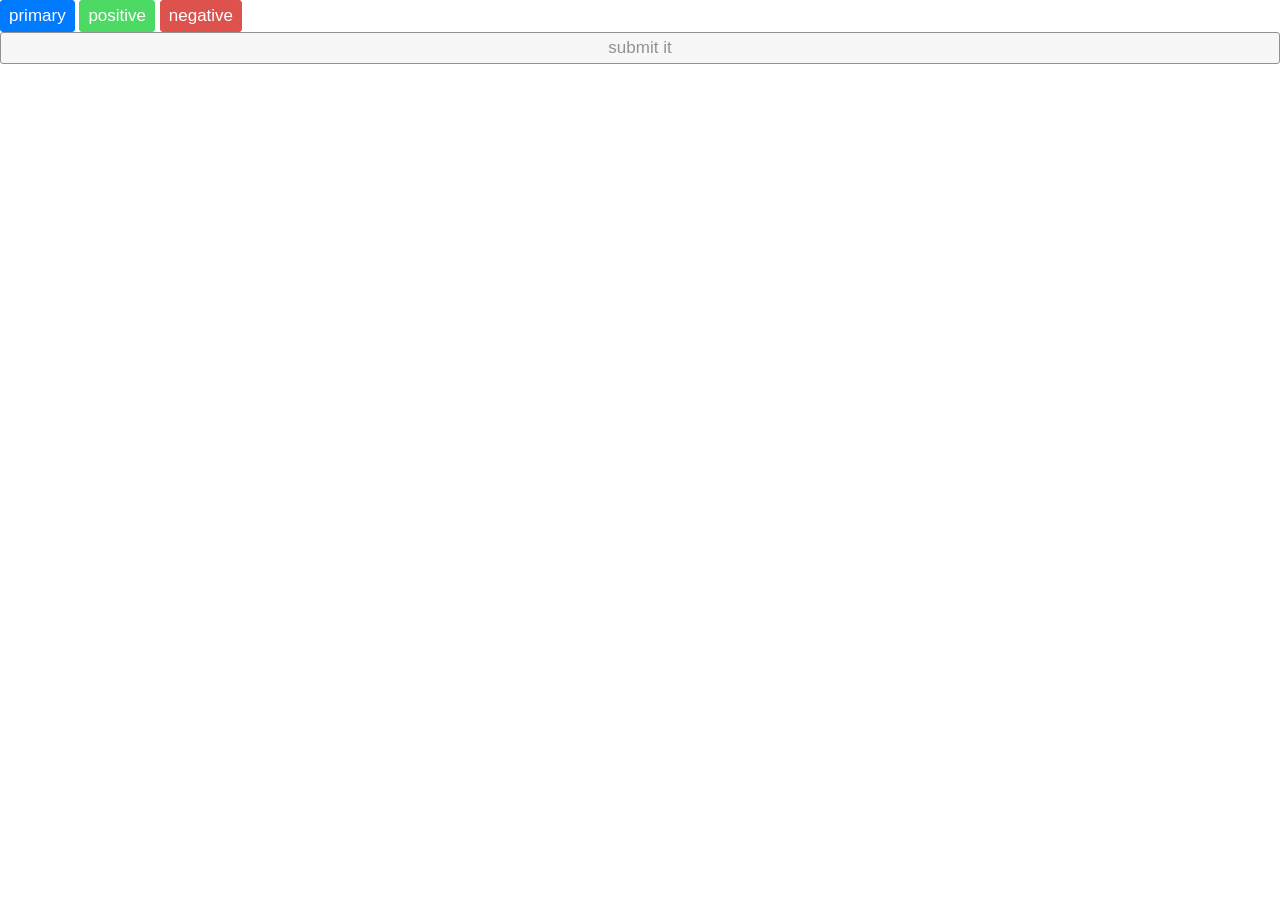
<file: touch.code.baidu.com-master/demo/usecase/list-button.html>
<!doctype html>
<html lang="en">
<head>
    <meta charset="UTF-8">
    <title>buttons</title>
    <link rel="stylesheet" href="../css/qing.css">
</head>
<body>

   
<button class="btn btn-primary">primary</button>
<button class="btn btn-positive">positive</button>

<button class="btn btn-negative">negative</button>

<input type="button" class="btn pull-right" value="submit it">


</body>
</html>
</file>
<file: css/htmleaf-demo.css>
@font-face {
	font-family: 'icomoon';
	src:url('../fonts/icomoon.eot?rretjt');
	src:url('../fonts/icomoon.eot?#iefixrretjt') format('embedded-opentype'),
		url('../fonts/icomoon.woff?rretjt') format('woff'),
		url('../fonts/icomoon.ttf?rretjt') format('truetype'),
		url('../fonts/icomoon.svg?rretjt#icomoon') format('svg');
	font-weight: normal;
	font-style: normal;
}

[class^="icon-"], [class*=" icon-"] {
	font-family: 'icomoon';
	speak: none;
	font-style: normal;
	font-weight: normal;
	font-variant: normal;
	text-transform: none;
	line-height: 1;

	/* Better Font Rendering =========== */
	-webkit-font-smoothing: antialiased;
	-moz-osx-font-smoothing: grayscale;
}

body, html { font-size: 100%; 	padding: 0; margin: 0;}

/* Reset */
*,
*:after,
*:before {
	-webkit-box-sizing: border-box;
	-moz-box-sizing: border-box;
	box-sizing: border-box;
}

/* Clearfix hack by Nicolas Gallagher: http://nicolasgallagher.com/micro-clearfix-hack/ */
.clearfix:before,
.clearfix:after {
	content: " ";
	display: table;
}

.clearfix:after {
	clear: both;
}

body{
	background: #494A5F;
	color: #D5D6E2;
	font-weight: 500;
	font-size: 1.05em;
	font-family: "Microsoft YaHei","Segoe UI", "Lucida Grande", Helvetica, Arial,sans-serif;
}
a{ color: rgba(255, 255, 255, 0.6);outline: none;text-decoration: none;-webkit-transition: 0.2s;transition: 0.2s;}
a:hover,a:focus{color:#74777b;text-decoration: none;}
.htmleaf-container{
	margin: 0 auto;
}

.bgcolor-1 { background: #f0efee; }
.bgcolor-2 { background: #f9f9f9; }
.bgcolor-3 { background: #e8e8e8; }/*light grey*/
.bgcolor-4 { background: #2f3238; color: #fff; }/*Dark grey*/
.bgcolor-5 { background: #df6659; color: #521e18; }/*pink1*/
.bgcolor-6 { background: #2fa8ec; }/*sky blue*/
.bgcolor-7 { background: #d0d6d6; }/*White tea*/
.bgcolor-8 { background: #3d4444; color: #fff; }/*Dark grey2*/
.bgcolor-9 { background: #ef3f52; color: #fff;}/*pink2*/
.bgcolor-10{ background: #64448f; color: #fff;}/*Violet*/
.bgcolor-11{ background: #3755ad; color: #fff;}/*dark blue*/
.bgcolor-12{ background: #3498DB; color: #fff;}/*light blue*/
.bgcolor-20{ background: #494A5F;color: #D5D6E2;}
/* Header */
.htmleaf-header{
	padding: 1em 190px 1em;
	letter-spacing: -1px;
	text-align: center;
	background: #66677c;
}
.htmleaf-header h1 {
	color: #D5D6E2;
	font-weight: 600;
	font-size: 2em;
	line-height: 1;
	margin-bottom: 0;
}
.htmleaf-header h1 span {
	display: block;
	font-size: 60%;
	font-weight: 400;
	padding: 0.8em 0 0.5em 0;
	color: #c3c8cd;
}
/*nav*/
.htmleaf-demo a{color: #fff;text-decoration: none;}
.htmleaf-demo{width: 100%;padding-bottom: 1.2em;}
.htmleaf-demo a{display: inline-block;margin: 0.5em;padding: 0.6em 1em;border: 3px solid #fff;font-weight: 700;}
.htmleaf-demo a:hover{opacity: 0.6;}
.htmleaf-demo a.current{background:#1d7db1;color: #fff; }
/* Top Navigation Style */
.htmleaf-links {
	position: relative;
	display: inline-block;
	white-space: nowrap;
	font-size: 1.5em;
	text-align: center;
}

.htmleaf-links::after {
	position: absolute;
	top: 0;
	left: 50%;
	margin-left: -1px;
	width: 2px;
	height: 100%;
	background: #dbdbdb;
	content: '';
	-webkit-transform: rotate3d(0,0,1,22.5deg);
	transform: rotate3d(0,0,1,22.5deg);
}

.htmleaf-icon {
	display: inline-block;
	margin: 0.5em;
	padding: 0em 0;
	width: 1.5em;
	text-decoration: none;
}

.htmleaf-icon span {
	display: none;
}

.htmleaf-icon:before {
	margin: 0 5px;
	text-transform: none;
	font-weight: normal;
	font-style: normal;
	font-variant: normal;
	font-family: 'icomoon';
	line-height: 1;
	speak: none;
	-webkit-font-smoothing: antialiased;
}
/* footer */
.htmleaf-footer{width: 100%;padding-top: 10px;}
.htmleaf-small{font-size: 0.8em;}
.center{text-align: center;}
/****/
.related {
	color: #fff;
	background: #494A5F;
	text-align: center;
	font-size: 1.25em;
	padding: 0.5em 0;
	overflow: hidden;
}

.related > a {
	vertical-align: top;
	width: calc(100% - 20px);
	max-width: 340px;
	display: inline-block;
	text-align: center;
	margin: 20px 10px;
	padding: 25px;
	font-family: "Microsoft YaHei","宋体","Segoe UI", "Lucida Grande", Helvetica, Arial,sans-serif, FreeSans, Arimo;
}
.related a {
	display: inline-block;
	text-align: left;
	margin: 20px auto;
	padding: 10px 20px;
	opacity: 0.8;
	-webkit-transition: opacity 0.3s;
	transition: opacity 0.3s;
	-webkit-backface-visibility: hidden;
}

.related a:hover,
.related a:active {
	opacity: 1;
}

.related a img {
	max-width: 100%;
	opacity: 0.8;
	border-radius: 4px;
}
.related a:hover img,
.related a:active img {
	opacity: 1;
}
.related h3{font-family: "Microsoft YaHei", sans-serif;font-size: 1.2em}
.related a h3 {
	font-size: 0.85em;
	font-weight: 300;
	margin-top: 0.15em;
	color: #fff;
}
/* icomoon */
.icon-htmleaf-home-outline:before {
	content: "\e5000";
}

.icon-htmleaf-arrow-forward-outline:before {
	content: "\e5001";
}

@media screen and (max-width: 1024px) {
	.htmleaf-header {
		padding: 2em 10% 2em;
	}
	.htmleaf-header h1 {
        font-size:1.4em;
    }
    .htmleaf-links{font-size: 1.4em}
}

@media screen and (max-width: 960px) {
	.htmleaf-header {
		padding: 2em 10% 2em;
	}
	.htmleaf-header h1 {
        font-size:1.2em;
    }
    .htmleaf-links{font-size: 1.2em}
    .related h3{font-size: 1em;}
	.related a h3 {
		font-size: 0.8em;
	}
}

@media screen and (max-width: 766px) {
	.htmleaf-header h1 {
        font-size:1.3em;
    }
    .htmleaf-links{font-size: 1.3em}
}

@media screen and (max-width: 640px) {
	.htmleaf-header {
		padding: 2em 10% 2em;
	}
	.htmleaf-header h1 {
        font-size:1em;
    }
    .htmleaf-links{font-size: 1em}
    .related h3{font-size: 0.8em;}
	.related a h3 {
		font-size: 0.6em;
	}
}
</file>
<file: touch.code.baidu.com-master/style2.css>
body {
	font: 14px/1.2em Menlo, "Bitstream Vera Sans Mono", "DejaVu Sans Mono", Monaco, Consolas, monospace;
	color: #333;
}

::selection {
	text-shadow: none;
	background: rgba(65,131,196,0.4); 
}

pre { 
	background-color: rgba(0, 0, 0, 0.05);
	-webkit-border-radius: 6px;
	padding-left: 1em;
}

code { font: 14px/1.6em Menlo, "Bitstream Vera Sans Mono", "DejaVu Sans Mono", Monaco, Consolas, monospace; }
code .keyword              { color: #3E6F2A; font-weight: bold; }
code .string, code .regexp { color: #B23819; }
code .class, code .special { color: #333; font-weight: bold; }
code .number               { color: #B23819; }
code .comment              { color: #998; }

#main {
	min-width : 320px;
}

@media screen and (max-width:767px){
	.viewport {
		max-width: 320px;
		margin: 0 auto;
		overflow: hidden;
	}   
}

@media screen and (min-width:768px){
	.viewport {
		max-width: 768px;
		margin: 0 auto;
		overflow: hidden;
	}
}

#header {
	/*border-top: 3px solid #3276b1;*/
	border-bottom: 1px solid #000;
	background: #333;
	box-shadow: 0 3px 9px 0 rgba(0, 0, 0, 0.1), 0 1px 3px 0 rgba(0, 0, 0, 0.2);
}

@media screen and (max-width:768px){
	#header .viewport{
		max-width: 768px;
	}
}

@media screen and (min-width:769px){
	#header .viewport{
		max-width: 1300px;
	}
}

#navlist{
	display: -webkit-box;
	-webkit-box-orient: horizontal;
	width: 330px;
	float: right;
}

#navlist li{
	-webkit-box-flex: 1;
	text-transform: uppercase;
	padding: 1em 0;
	font-size: 0.9em;
	text-align: center;
}

#navlist li a{
	-webkit-tap-highlight-color: rgba(0,0,0,0);
	-webkit-transition: color .5s;
	text-decoration: none;
	color: #ccc;
	font-family: verdana;
}

#navlist li a:hover{
	color: #fff;
	border-bottom: 1px solid #fff;
}

#navlist li .active{
	color: #fff;
	border-bottom: 1px solid #fff;
}

#title{
	text-align: center;
	margin-top: 1em;
	margin-bottom: 0.5em;
}

@media screen and (min-width:768px){
	#title h1{
		margin: 0;
		font-size: 4em;
		line-height: 2em;
		text-transform: uppercase;
		letter-spacing: .2em;
		text-align: center;
	}
}

@media screen and (max-width:767px){
	#title h1{
		margin: 0;
		font-size: 3.2em;
		line-height: 1.8em;
		text-transform: uppercase;
		letter-spacing: .2em;
		text-align: center;
	}
}

#title h3{
	font-weight : normal;
	text-transform: uppercase;
	margin : 0;
	text-align: center;
	color : #999;
	position: relative;
	top: -1.5em;
	line-height: 2em;
}

#title h3 a{
	color: #3276b1;
	font-weight: bold;
	text-decoration: none;
}

#title h3 a:hover{
	text-decoration: underline;
}

#download h1, #cdn h1, #features h1, #examples h1, #note h1{
	font-family: "Courier", sans-serif;
	font-size: 1.6em;
	line-height: 1.6em;
	margin: 0.5em 0 0.5em 2.4em;
}

@media screen and (max-width:639px){
	#download h1, #cdn h1, #features h1, #examples h1, #note h1{
		text-align: center;
		margin-left: 0;
	}
}

#download{
	margin-bottom: 2em;
}

#download .link{
	display: inline-block;
	color: #fff;
	background-color: #3276b1;
	border-color: #285e8e;
	-webkit-box-shadow: inset 0 -4px 0 #2a6496;
	text-decoration: none;
	padding: 1em;
	width: 275px;
	font-size: 1em;
	border-radius: 6px;
	margin: 0 1em;
	-webkit-transition: opacity 0.2s;
}

@media screen and (max-width:639px){
	#download .link{
		width: 260px;
		margin-bottom: 0.5em;
		margin-top: 0.5em;
	}
}

#download .link:hover{
	opacity: 0.9;
}

#download #dl{
	text-align: center;
}

#cdn {
	margin-bottom: 1em;
}

#cdn #cdn-ctnt{
	background-color: rgba(0, 0, 0, 0.05);
	-webkit-border-radius: 6px;
	padding-left: 1em;
	line-height: 3em;
}

#cdn-ctnt .attr{
	color: #3E6F2A;
}

#cdn-ctnt .value{
	color: #B23819;
}

@media screen and (min-width:768px){
	#cdn #cdn-ctnt{
		margin: 0.5em 4em 0.2em 3.7em
	}
}

@media screen and (max-width:767px){
	#cdn #cdn-ctnt{
		margin: 0.5em 0.9em 0.2em 1.2em;
	}
}

#intro{
	text-align: center;
	background: #7ec9ac;
	background: #3276b1;
	color: #fff;
	padding: 2em;
	margin-bottom: 2em;
}

@media screen and (min-width:1001px){
	#features{
		display: -webkit-box;
		-webkit-box-orient: horizontal;
		max-width: 1000px;
		margin: 0 auto;
	}
}


@media screen and (min-width:768px) and (max-width: 1000px){
	#features{
		display: -webkit-box;
		-webkit-box-orient: horizontal;
		max-width: 768px;
		margin: 0 auto;
	}
}

@media screen and (max-width:767px){
	#features{
		display: -webkit-box;
		-webkit-box-orient: vertical;
	}
	
	#features li{
		margin-bottom: 1em;
	}
}

#features{
	-webkit-transition: all 0.3s ease;
}

#features li{
	-webkit-box-flex: 1;
}

#features li img{
	max-width: 120px;
	margin-bottom: 1em;
}

#features li span{
	display: block;
	line-height: 1.5em;
}

#examples {
	margin-bottom: 1em;
}

@media screen and (min-width:768px){
	#examples #ec{
		margin: 0.5em 4em 0.2em 3.7em
	}
}

@media screen and (max-width:767px){
	#examples #ec{
		margin: 0.5em 0.9em 0.2em 1.2em;
	}
}

#examples a{
	color: #3276b1;
	text-decoration: none;
}

#examples a:hover{
	text-decoration: underline;
}

#note {
	margin-bottom: 3em;
}

#note #nc{
	margin: 0.5em 4em 0.2em 3.7em
}

#note #nc p{
	line-height: 1.5em;
}

#attention {
	margin-bottom: 2em;
}

#changelog {
	margin-bottom: 2em;
}

#attention h3,  #changelog h3{
	text-transform: uppercase;
	margin: 0;
	line-height: 1.8em;
	height: 1.8em;
	font-size: 1.8em;
	border-bottom: 1px solid #ccc;
	font-family: "Courier", sans-serif;
}

#attention b{
	font-size: 0.9em;
}

#attention p{
	line-height: 1.5em;
	margin: 0.5em 0;
	padding-left: 1em;
}

#changelog dt{
	height: 2em;
	line-height: 2em;
	margin-top: 1.5em;
	margin-bottom: 0.5em;
	font-weight: bold;
	background: whitesmoke;
}

#changelog dt b{
	color: #3276b1;
}

#changelog dd{
	margin-left: 2em;
	line-height: 2em;
	display: list-item;
	list-style-type: disc;
}
</file>
<file: touch.code.baidu.com-master/examples.css>
body {
	font: 14px/1.2em Menlo, "Bitstream Vera Sans Mono", "DejaVu Sans Mono", Monaco, Consolas, monospace;
	color: #333;
}

::selection {
	text-shadow: none;
	background: rgba(65,131,196,0.4); 
}

pre { 
	background-color: rgba(0, 0, 0, 0.05);
	-webkit-border-radius: 10px;
	padding-left: 1em;
}

code { font: 14px/1.6em Menlo, "Bitstream Vera Sans Mono", "DejaVu Sans Mono", Monaco, Consolas, monospace; }
code .keyword              { color: #3E6F2A; font-weight: bold; }
code .string, code .regexp { color: #B23819; }
code .class, code .special { color: #333; font-weight: bold; }
code .number               { color: #B23819; }
code .comment              { color: #998; }

#main {
	min-width : 320px;
}

@media screen and (max-width:767px){
	.viewport {
		max-width: 320px;
		margin: 0 auto;
		overflow: hidden;
	}   
}

@media screen and (min-width:768px){
	.viewport {
		max-width: 768px;
		margin: 0 auto;
		overflow: hidden;
	}
}

#header {
	border-bottom: 1px solid #000;
	background: #333;
	box-shadow: 0 3px 9px 0 rgba(0, 0, 0, 0.1), 0 1px 3px 0 rgba(0, 0, 0, 0.2);
}

@media screen and (max-width:768px){
	#header .viewport{
		max-width: 768px;
	}
}

@media screen and (min-width:769px){
	#header .viewport{
		max-width: 1300px;
	}
}

#navlist{
	display: -webkit-box;
	-webkit-box-orient: horizontal;
	width: 330px;
	float: right;
}

#navlist li{
	-webkit-box-flex: 1;
	text-transform: uppercase;
	padding: 1em 0;
	font-size: 0.9em;
	text-align: center;
}

#navlist li a{
	-webkit-tap-highlight-color: rgba(0,0,0,0);
	-webkit-transition: color .5s;
	text-decoration: none;
	color: #ccc;
	font-family: verdana;
}

#navlist li a:hover{
	color: #fff;
	border-bottom: 1px solid #fff;
}

#navlist li .active{
	color: #fff;
	border-bottom: 1px solid #fff;
}


#nav{
	overflow: hidden;
	margin-top: 2em;
}

#nl li{
	float: left;
	margin: 0 0.5em;
	line-height: 2em;
	padding: 0 0.5em;
}

#nl .active{
	display: inline-block;
	color: #fff;
	background-color: #3276b1;
	border-color: #285e8e;
	-webkit-box-shadow: inset 0 -4px 0 #2a6496;
	text-decoration: none;
	border-radius: 3px;
	font-weight: bold;
}

#nl li:hover{
	cursor: pointer;
	font-weight: bold;
}

@media screen and (max-width:767px){
	#play {
		width: 320px;
		height: 300px;
		position: relative;
		margin: 0 auto;
	}

	#play #target{
		left: 76px;
		top: 60px;
	}

}

@media screen and (min-width:768px){
	#play {
		width: 768px;
		height: 440px;
		position: relative;
		margin: 0 auto;
	}

	#play #target{
		left: 312px;
		top: 130px;
	}

}

#play #target{
	position: absolute;
	cursor: pointer;
	width: 166px;
	border: 1px solid #ddd;
	-webkit-border-radius: 100px;
	-webkit-box-shadow: 2px 2px 5px #bbb;
	-webkit-transition: opacity .5s;
	-webkit-touch-callout:none;
	opacity: 0;
}

#playarea {
	height: 100%;
}

#play #target.show{
	opacity: 1;
}

.shake{
	-webkit-animation: shake 0.2s;
}

.bounce {
	-webkit-animation: bounce 0.4s;
}

@-webkit-keyframes shake {
	0%, 100% {-webkit-transform: translateX(0);}
	10%, 30%, 50%, 70%, 90% {-webkit-transform: translateX(-10px);}
	20%, 40%, 60%, 80% {-webkit-transform: translateX(10px);}
}

@-webkit-keyframes bounce {
	0%, 20%, 50%, 80%, 100% {-webkit-transform: translateY(0);}
	40% {-webkit-transform: translateY(-30px);}
	60% {-webkit-transform: translateY(-15px);}
}

#logger{
	padding: 1em;
	background-color: rgba(0, 0, 0, 0.05);
	-webkit-border-radius: 10px;
	margin-bottom: 0.5em;
}

#code pre{
	margin-bottom: 3em;
}

#codes {
	display: none;
}
</file>
<file: touch.code.baidu.com-master/demo.css>
body, p, ul, li, h1, h2, h3, h4, h5,strong{ padding: 0; margin: 0; list-style-type: none }
.main{
  width: 980px;
  min-width: 980px;
  margin: 0 auto;
  font-family: "微软雅黑", "Microsoft YaHei";
  -webkit-user-select: none;
}
strong{
  color: #444;
  font-weight: bold;
}
.second{
  color: #666;
}
.logo{
  background: url(images/logo.png) no-repeat;
  height: 59px;
  overflow:hidden;
}
.logo p{
  margin-left: 141px;
  font-size: 16px;
  color: #666;
  margin-top: 24px;
}
.header .banner{
  background: url(images/banner.png) no-repeat;
  height: 217px;
  width: 100%;
  margin: 0 auto;
  color: #fff;
  overflow: hidde;
  position: relative;
}

#pointer-list .qr{
  margin-left: 38px;
  margin-top: 36px;
}

.desc{
  font-size: 16px;
  padding-left: 24px;
  padding-top: 16px;
  width: 570px;
}
.desc>ul{
  margin-top: 32px;
  font-size: 14px;
}
.main .left{
  min-height: 758px;
  width: 206px;
  background-color: #ddd;
  margin: 0;
  overflow: visible;
  float: left;
}

#pointer-list li{
  padding-left: 78px;
  height: 62px;
  line-height: 62px;
  margin-top: 12px;
  background-repeat: no-repeat;
  position: relative;
  background-image: url(images/pointers.png);
  cursor: pointer;
}

#pointer-list #hover{
  background-color: #666666;
  color: #fff;
}
#pointer-list #hover span{
  background:url(images/hover.png) no-repeat;
  position: absolute;
  width: 33px;
  height: 62px;
  right: -15px;
  background-position: -191px center;
}

#pointer-list li.rotation{
  background-position: 16px 0px;
}
#pointer-list li.scale{
  background-position: 16px -76px;
}
#pointer-list li.tap{
  background-position: 16px -151px;
}
#pointer-list li.swipe{
  background-position: 16px -226px;
}
#pointer-list li.drag{
  background-position: 16px -301px;
}
#pointer-list li.touch{
  background-position: 16px -377px;
}

.main .right{
   float: left;
   background: url(images/pad.png) no-repeat;
   width: 748px;
   height: 460px;
   margin-top: 12px;
   margin-left: 24px;
   position: relative;
   -webkit-user-select: none;
   border-radius: 10px;
}


.clear{
  clear: both;
}

.right .demo{
   display: none;
   height: 390px;
   margin: 30px;
   width: 688px;
   position: absolute;
}

.right [name="cur"]{
   display: block;
}

.target{
   width: 176px;
   height: 166px;
   background: url(images/yun.png) no-repeat;
   margin-top: 12px;
   margin-left: 12px;
   cursor: pointer;
}

#rotation .target,
#scale .target,
#tap .target,
#touch .target{
   position: absolute;
   left: 50%;
   margin-left: -88px;
   top: 45px;
}

#rotation .target{
   -webkit-transform: rotate(30deg);
}

.swipe-demo{
  margin-left: 400px;
}

.bold{
  font-weight: bold;
}
.api-desc{
   position: absolute;
   top: 450px;
   left: -30px;
   right: -30px;
   padding: 6px;
   background: #f6f6f6;
   border: 1px solid #999;
   -webkit-user-select: text;
}
.api-desc a{
   margin-right: 6px;
   color: #176092;
   cursor: pointer;
   padding: 6px 3px 0 3px;
}
.api-desc a.selected{
  border-bottom: 2px solid #5895f0;
}

@-webkit-keyframes transform { 
    0% 	{ -webkit-transform: scale(0.5)}
    55% 	{ -webkit-transform: scale(2)}
    100% 		{ -webkit-transform: scale(1)}
}

.hold-ani{
    -webkit-animation-name: transform;
    -webkit-animation-duration: 1s;
    -webkit-animation-fill-mode: both;
}

.tabs li{
   float: left;
   padding: 0 12px;
}

.slide{
   position: absolute;
   width: 400px;
   height: 44px;
   top: 248px;
   left: 50%;
   margin-left: -200px;
}

.slide .v{
   width: 44px;
   background: blue;
   background: -moz-radial-gradient(30% 30%, #fff, #707070);
   background: -webkit-radial-gradient(30% 30%, #fff, #707070);
   height: 100%;
   position: absolute;
   border-radius: 22px;
   left: 192px;
   text-align: center;
   line-height: 41px;
   color: #fff;
   cursor: pointer;
   border: 1px solid #d4d4d4;
}

.slide .h{
   position: absolute;
   width: 100%;
   height: 2px;
   top: 21px;
   background: #a6a6a6;
}

#console{
   height: 55px;
   width: 676px;
   position: absolute;
   top: 351px;
   margin-left: 30px;
   background: #ccc;
   border-top: 2px solid #999;
   padding-left: 12px;
   padding-top: 12px;
   font-size: 12px;
}
#max-num{
   position: absolute;
   right: 0px;
}

.download{
   background: url(images/download.png) no-repeat;
   display: inline-block;
   width: 124px;
   height: 36px;
   vertical-align: middle;
   line-height: 36px;
    text-align: center;
    color: white;
    text-decoration: none;
    letter-spacing: 3px;
}

.banner .b-r{
  position: absolute;
  top: 33px;
  left: 642px;
  right: 0px;
}

.banner .b-r>p{
  margin-left: 76px;
  font-size: 18px;
}

.banner .b-r ul{
   margin-top: 24px;
}

.banner .b-r ul li{
  margin-bottom: 14px;
}
#cdn-text{
  margin-left: -78px;
  width: 337px;
  border: none;
}
#cdn-text:focus{
  outline: none;
}
#cdn-btn{
  background: #c9eef9;
  border: 0px;
  line-height: 20px;
}

.description{
  width: 688px;
  height: 37px;
  position: absolute;
  top: 303px;
  font-size: 12px;
  padding-left: 12px;
  line-height: 30px;
  display: none;
}

/*touch css*/
.touch-main{
  padding: 0 8px;
}

.touch-content .right{
  border-top: 1px solid #999;
  position:relative;
  margin-top: 12px;
}
.touch-content .right .demo{
  position:relative;
  left: auto;
  right: auto;
  margin: 0;
  height: 600px;
  width: 100%;
}

.touch-content .right .description{
  margin: 0;
  padding: 0;
  width: 98%;
  padding: 0 1%;
  top: 332px;
  display: none;
}

.touch-content #console{
  margin:0;
  padding: 0;
  width: 98%;
  padding: 0 1%;
  padding-top: 12px;
  padding-bottom: 12px;
  height: auto;
}

.touch-content .api-desc{
  top: 414px;
  margin: 0px;
  padding: 0px;
  left: 0px;
  right: 0px;
}
.menu-btn{
  float: right;
  border: 1px solid #999;
  border-radius: 3px;
  line-height: 40px;
  padding: 0 12px;
  text-align: center;
  margin-right: 12px;
  background: -webkit-gradient(linear,0% 0%, 0% 100%, from(#fff), to(#F6F6F6))
}
.tools{
  height: 40px;
  position: relative;
  margin-top: 8px;
}
.menu-btn .arrow{
  display: inline-block;
  border: 10px solid transparent;
  border-top: 10px solid #666;
  vertical-align: middle;
  margin-top: 8px;
}
.menu-list .arrow{
  position: absolute;
  right: 20px;
  border-top: 1px solid #999;
  border-right: 1px solid #999;
  width: 10px;
  height: 10px;
  -webkit-transform: rotate(-45deg);
  top: -6px;
  background: #fff;
}
.menu-list #pointer-list{
  width: 160px;
}
.menu-list #pointer-list li{
  background-color: #fff;
  margin-top: 0;
}
.menu-list #pointer-list  #hover{
  color: #fff;
}
.menu-list #pointer-list  #hover span{
  display: none;
}
.menu-list{
  z-index: 1000;
  position: absolute;
  right: 12px;
  top: 50px;
  border: 1px solid #999;
}
pre{
 font-family: "微软雅黑", "Microsoft YaHei";
 white-space: pre-wrap;       /* css-3 */
 white-space: -moz-pre-wrap;  /* Mozilla, since 1999 */
 white-space: -pre-wrap;      /* Opera 4-6 */
 white-space: -o-pre-wrap;    /* Opera 7 */
 word-wrap: break-word;       /* Internet Explorer 5.5+ */
}
#touch .target{
  -webkit-transition: top ease .3s;
}
#touch .target.shake{
  top: 30px;
}

body>a>img{
   display: none;
}
.contact{
   padding: 20px 12px;
   font-size: 12px;
}
.contact a{
   display: block;
   padding-left: 20px;
   color: #176092;
   background: url(images/email.png) no-repeat -5px -3px;
}
#pointer-list li.doc{
   height: 40px;
   margin: 0;
   padding: 0;
   line-height: 40px;
   padding-left: 28px;
   background: none;
   
}
#pointer-list .doc#hover{
   background: #2BA3E0;
   border-bottom: 1px solid #0066CC;
}
#pointer-list .doc#hover span{
   display: none;
}
#pointer-list li.doc+li{
  margin-top:0;
}
#doc.right{
  background: none;
  display: none;
  margin:0;
  padding: 0;
  width: 774px;
  -webkit-user-select: text;
}
.g-nav{
  height: 34px;
  line-height: 34px;
  background: #ddd;
  border-bottom: 1px solid #666;
}
.g-nav li{
  float: left;
  padding: 0px 48px;
  text-align: center;
  cursor: pointer;
}

.g-nav li#nav-cur{
  background: #666;
  color: #fff;
  border-top-left-radius: 5px;
  border-top-right-radius: 5px;
}

.doc-nav{
  height: 36px;
  background: #ddd;
  line-height: 30px;
}

.doc-nav li a{
  padding: 3px 6px;
}
.doc-nav li a.cur{
  background: #2BA3E0;
  color: #fff;
  border-radius: 3px;
}
.doc-nav li{
  float: left;
  margin-left: 24px;
  cursor: pointer;
  margin-top: 3px;
}

.changelog,
.doc-api{
  font-size: 14px;
  min-height: 350px;
}
.setion-title{
  background: #ddd;
  line-height: 36px;
  padding: 0 6px;
  border-top-left-radius: 5px;
  border-top-right-radius: 5px;
}
.api-item{
  border-radius: 5px;
  margin-top: 12px;
}
.entry-wrapper{
  padding: 12px;
  border: 1px solid #ddd;
}
.version{
  margin-top: 12px;
}
</file>
<file: touch.code.baidu.com-master/style.css>
body {
	font: 14px/1.2em Menlo, "Bitstream Vera Sans Mono", "DejaVu Sans Mono", Monaco, Consolas, monospace;
	color: #333;
}

::selection {
	text-shadow: none;
	background: rgba(65,131,196,0.4); 
}

pre { 
	background-color: rgba(0, 0, 0, 0.05);
	-webkit-border-radius: 10px;
	padding-left: 1em;
}

code { font: 14px/1.2em Menlo, "Bitstream Vera Sans Mono", "DejaVu Sans Mono", Monaco, Consolas, monospace; }
code .keyword              { color: #3E6F2A; font-weight: bold; }
code .string, code .regexp { color: #B23819; }
code .class, code .special { color: #333; font-weight: bold; }
code .number               { color: #B23819; }
code .comment              { color: #998; }

#main {
	min-width : 320px;
}

.viewport {
	max-width: 1000px;
	margin: 0 auto;
	overflow: hidden;
}

#header{
	
}

#header section{
	max-width: 1000px;
	margin: 0 auto;
}

@media screen and (min-width:768px){
	#header h1{
		margin: 0;
		font-size: 4em;
		line-height: 2em;
		text-transform: uppercase;
		letter-spacing: .2em;
		text-align: center;
	}
}

@media screen and (max-width:767px){
	#header h1{
		margin: 0;
		font-size: 3.2em;
		line-height: 1.8em;
		text-transform: uppercase;
		letter-spacing: .2em;
		text-align: center;
	}
}

#header h3{
	font-weight : normal;
	text-transform: uppercase;
	margin : 0;
	text-align: center;
	color : #999;
	position: relative;
	top: -1em;
	line-height: 2em;
}

#intro {
	text-align: center;
	background : #7ec9ac;
	color : #fefefe;
	padding : 2em;
}


@media screen and (min-width:768px){
	#features{
		display: -webkit-box;
		-webkit-box-orient: horizontal;
		max-width: 1000px;
		margin: 0 auto;
	}
}

@media screen and (max-width:767px){
	#features{
		display: -webkit-box;
		-webkit-box-orient: vertical;
	}
	
	#features li{
		margin-bottom: 1em;
	}
}

#features li{
	-webkit-box-flex: 1;
}

#features li img{
	max-width: 120px;
	margin-bottom: 1em;
}

#features li span{
	display: block;
	line-height: 1.5em;
}

#demo{
	overflow: hidden;
}

#nav {
	-webkit-user-select: none;
	background: #333;
}


#navlist li i{
	background-image: url(images/pointers.png);
	height: 55px;
	line-height: 55px;
	width: 55px;
	display: inline-block;
	vertical-align: middle;
	margin-right: .5em;
}

#navlist i.rotate{
	background-position: -4px -4px;
}

#navlist i.scale{
	background-position: -4px -80px;
}

#navlist i.tap{
	background-position: -4px -155px;
}

#navlist i.swipe{
	background-position: -4px -230px;
}

#navlist i.drag{
	background-position: -4px -305px;
}

#navlist i.touch{
	background-position: -4px -382px;
}


@media screen and (min-width:768px){

	#navlist{
		display: -webkit-box;
		-webkit-box-orient: horizontal;
		text-align: center;
	}

	#navlist li{
		-webkit-box-flex: 1;
		background: #333;
		color: #fff;
		padding: 1em;
		cursor: pointer;
		-webkit-transition: background 0.3s;
	}

	#navlist li:hover, 
	#navlist li:active{
		background-color : #555;
	}
}

#play {
	width: 1000px;
	height: 388px;
	position: relative;
	margin: 0 auto;
}

#play .target{
	position: absolute;
	top: 100px;
	left: 412px;
	cursor: pointer;
	width: 166px;
	border: 1px solid #eee;
	-webkit-border-radius: 100px;
	-webkit-box-shadow: 2px 2px 5px #bbb;
}


#code pre{
	max-width: 800px;
	margin: 0 auto;
}
</file>
<file: touch.code.baidu.com-master/demo/css/qing.css>
/*scaffold*/
@import  "normalize.css";
@import  "base.css";
@import  "icons.css";

/*components*/
@import  "components/bar.css";
@import  "components/button.css";
@import  "components/table-views.css";
@import  "components/navigater.css";
@import  "components/form.css";




/*transitions*/
@import  "transitions/transitions.fade.css";
@import  "transitions/transitions.pop.css";
@import  "transitions/transitions.slide.css";
@import  "transitions/transitions.flip.css";
@import  "transitions/transitions.turn.css";
@import  "transitions/transitions.flow.css";
@import  "transitions/transitions.cube.css";
@import  "transitions/transitions.swap.css";
</file>
